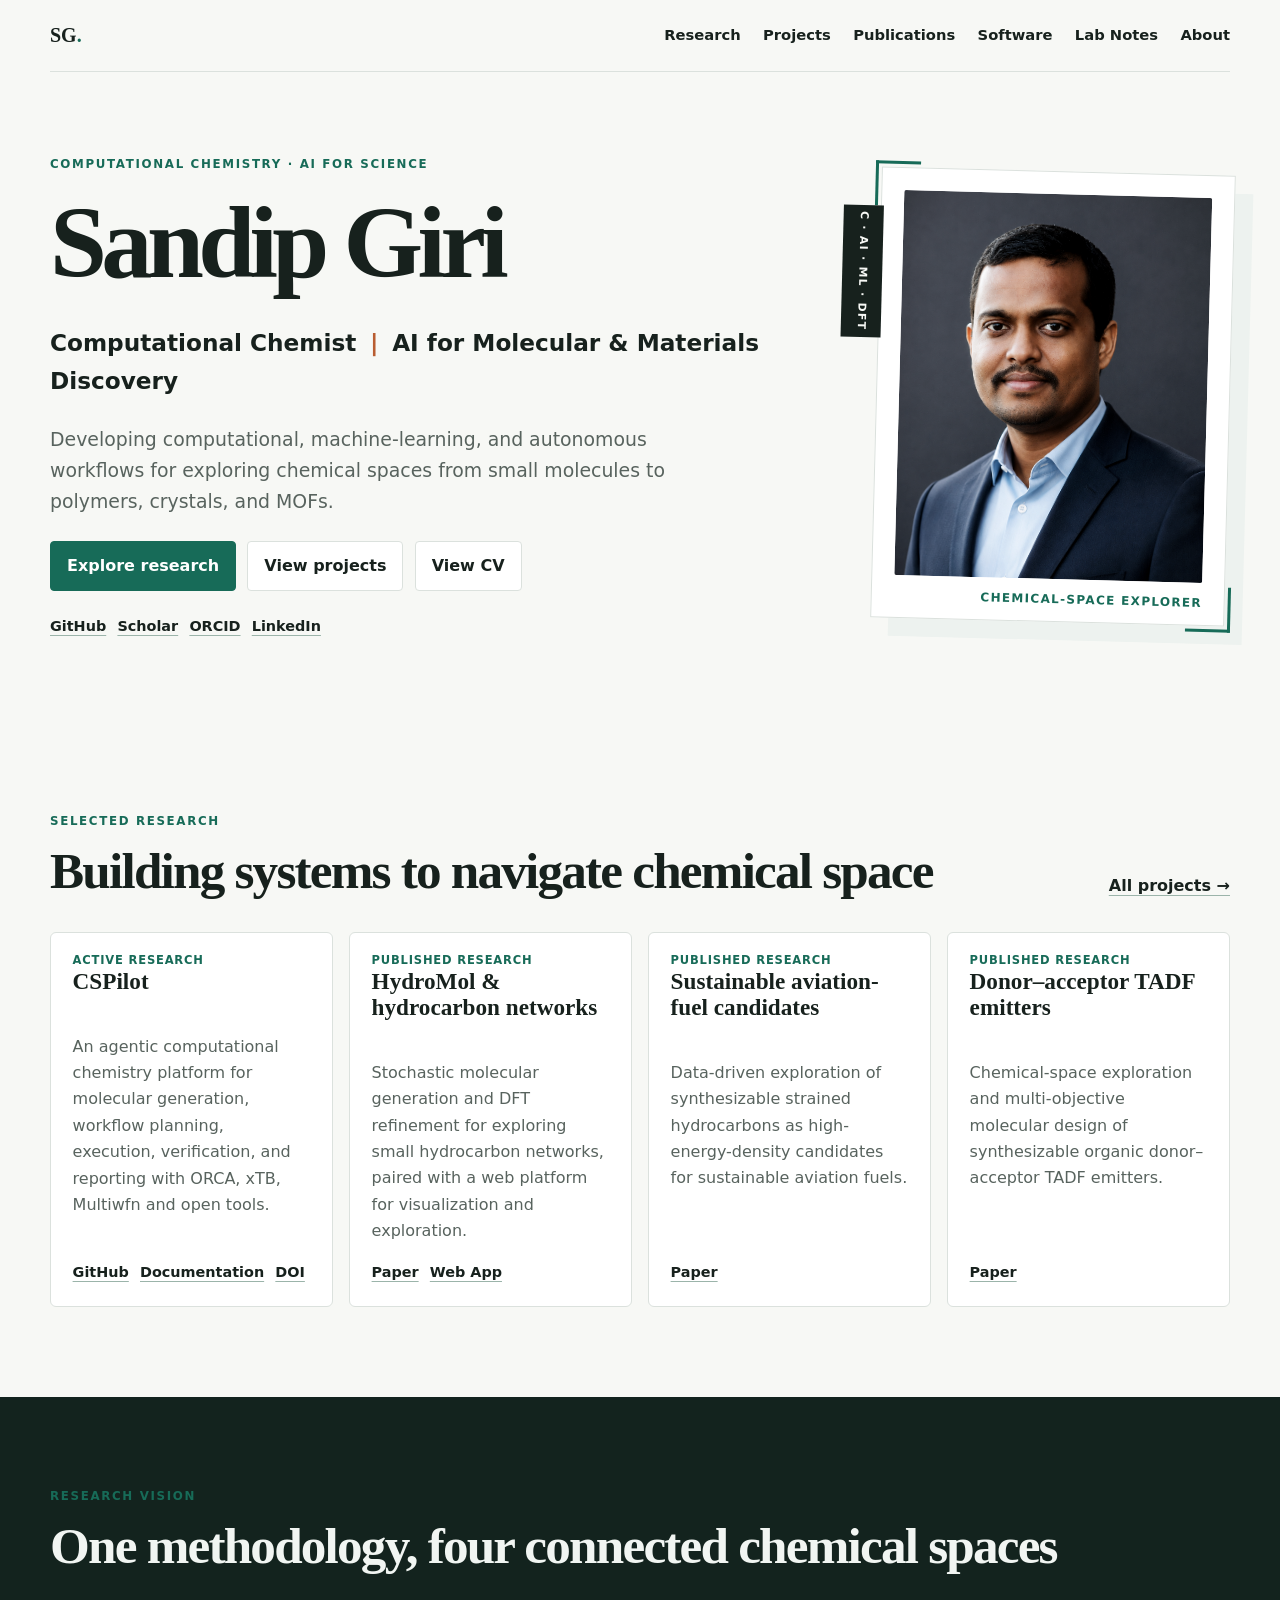
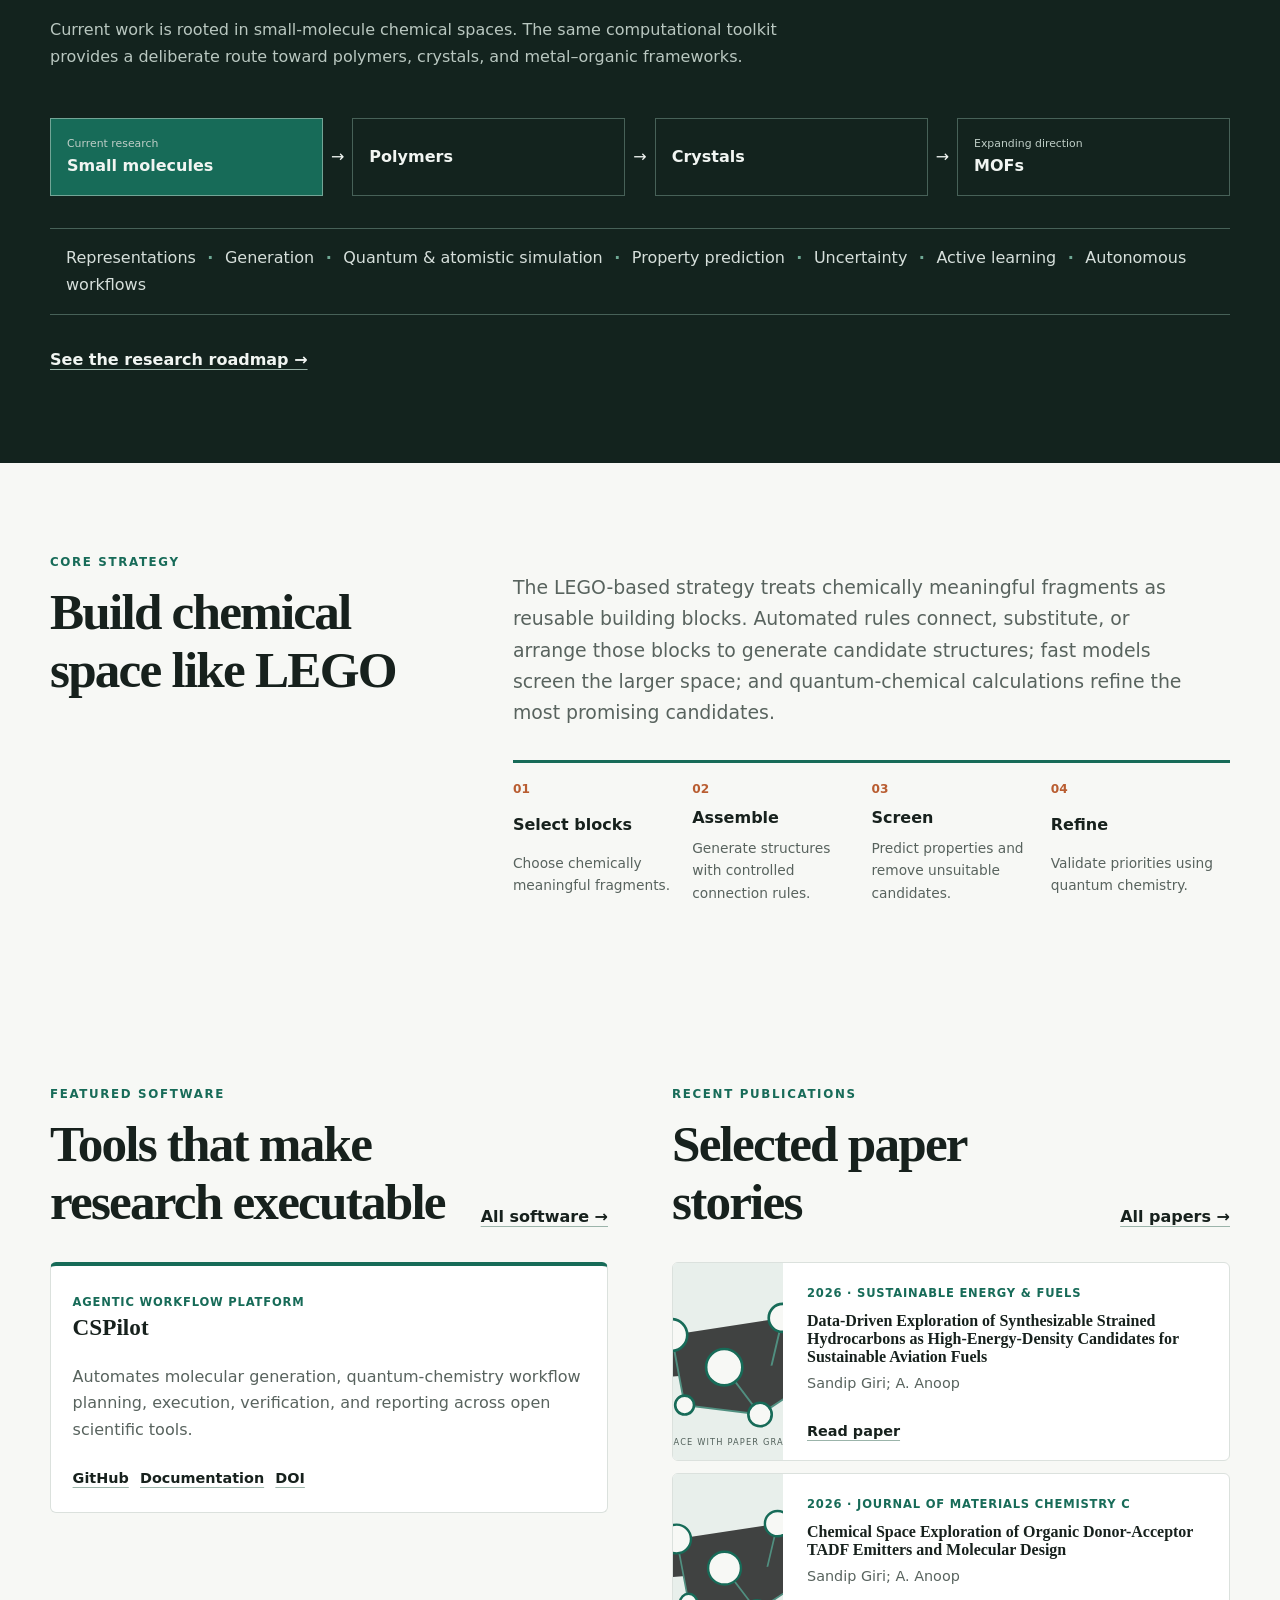
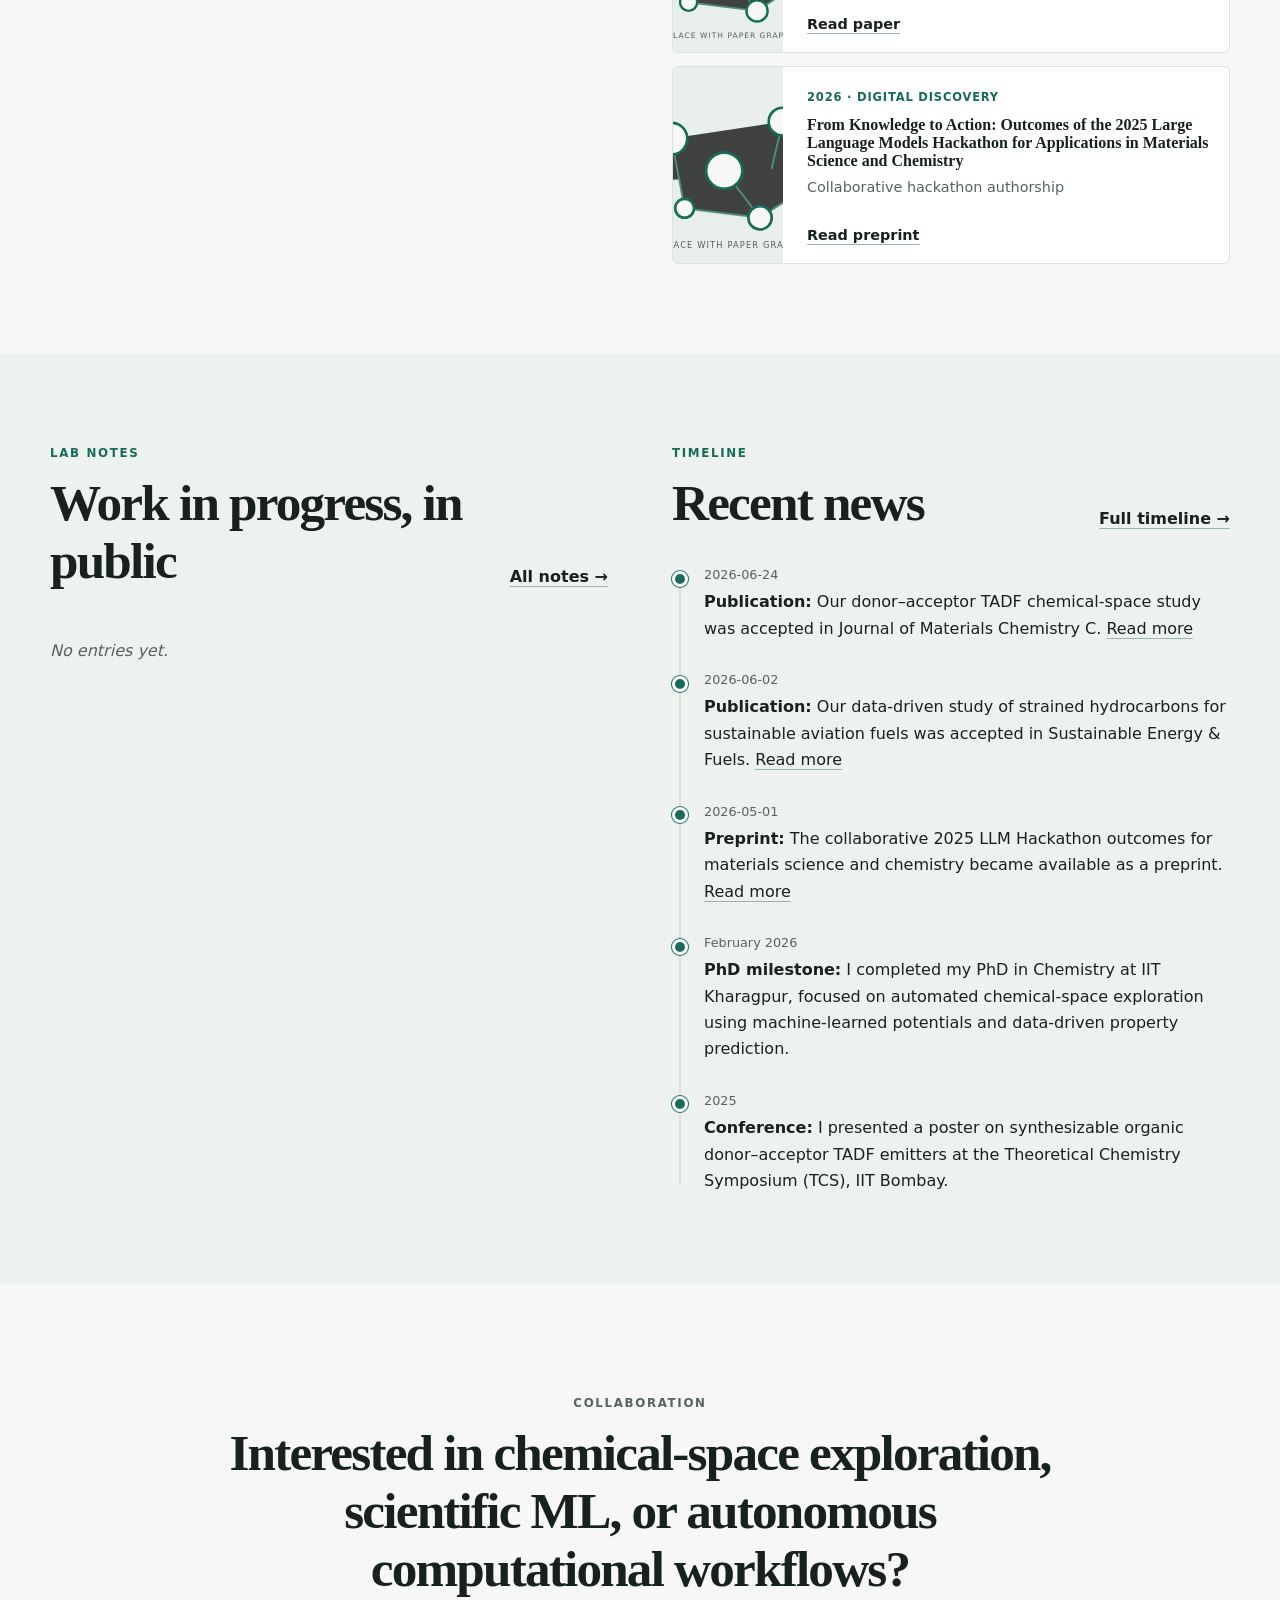
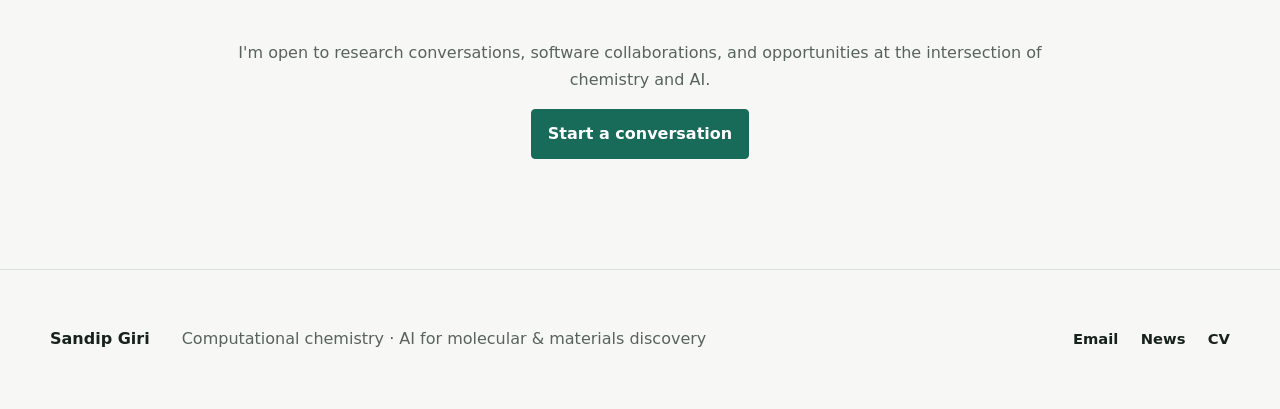
<file: index.html>
<!doctype html><html lang="en"><head><meta charset="utf-8"><meta name="viewport" content="width=device-width,initial-scale=1"><title>Sandip Giri | Computational Chemist & AI for Discovery</title><meta name="description" content="Computational and AI workflows for chemical-space exploration across small molecules, polymers, crystals, and MOFs."><link rel="canonical" href="https://sandipgiri576.github.io/"><meta property="og:title" content="Sandip Giri | Computational Chemist"><meta property="og:description" content="AI for molecular and materials discovery through chemical-space exploration."><meta property="og:type" content="website"><meta property="og:url" content="https://sandipgiri576.github.io/"><meta property="og:image" content="https://sandipgiri576.github.io/sandip-profile.png"><link rel="stylesheet" href="assets/css/site.css"><script defer src="assets/js/site.js"></script><script type="application/ld+json">{"@context":"https://schema.org","@type":"Person","name":"Sandip Giri","url":"https://sandipgiri576.github.io/","image":"https://sandipgiri576.github.io/sandip-profile.png","sameAs":["https://github.com/sandipgiri576","https://scholar.google.com/citations?user=C5wiJHAAAAAJ&hl=en","https://orcid.org/0000-0001-9015-5441","https://www.linkedin.com/in/sandip-giri-88314a197/"],"jobTitle":"Computational Chemist"}</script></head><body><a class="skip" href="#main">Skip to content</a><header class="site-header"><a class="brand" href="index.html">SG<span>.</span></a><button class="nav-toggle" aria-expanded="false" aria-controls="nav">Menu</button><nav id="nav" aria-label="Primary"><a href="research/">Research</a><a href="projects/">Projects</a><a href="publications/">Publications</a><a href="software/">Software</a><a href="notes/">Lab Notes</a><a href="about/">About</a></nav></header><main id="main">
<section class="hero wrap"><div><p class="eyebrow">Computational chemistry · AI for science</p><h1>Sandip Giri</h1><p class="hero-title">Computational Chemist <span>|</span> AI for Molecular &amp; Materials Discovery</p><p class="lede">Developing computational, machine-learning, and autonomous workflows for exploring chemical spaces from small molecules to polymers, crystals, and MOFs.</p><div class="actions"><a class="button primary" href="research/">Explore research</a><a class="button" href="projects/">View projects</a><a class="button" href="cv.html">View CV</a></div><div class="social"><a href="https://github.com/sandipgiri576">GitHub</a><a href="https://scholar.google.com/citations?user=C5wiJHAAAAAJ&amp;hl=en">Scholar</a><a href="https://orcid.org/0000-0001-9015-5441">ORCID</a><a href="https://www.linkedin.com/in/sandip-giri-88314a197/">LinkedIn</a></div></div><figure class="portrait-frame"><span class="portrait-orbit" aria-hidden="true">C · AI · ML · DFT</span><img src="sandip-profile.png" width="420" height="420" alt="Portrait of Sandip Giri"><figcaption>Chemical-space explorer</figcaption></figure></section>
<section class="section wrap"><div class="section-head"><div><p class="eyebrow">Selected research</p><h2>Building systems to navigate chemical space</h2></div><a href="projects/">All projects →</a></div><div class="cards" data-feed="projects" data-limit="4"><p>Projects include CSPilot, HydroMol, sustainable aviation-fuel candidates, and TADF molecular design.</p></div></section>
<section class="section vision"><div class="wrap"><p class="eyebrow">Research vision</p><h2>One methodology, four connected chemical spaces</h2><p class="muted narrow">Current work is rooted in small-molecule chemical spaces. The same computational toolkit provides a deliberate route toward polymers, crystals, and metal–organic frameworks.</p><div class="domain-track four"><div class="domain current"><small>Current research</small><strong>Small molecules</strong></div><span>→</span><div class="domain"><strong>Polymers</strong></div><span>→</span><div class="domain"><strong>Crystals</strong></div><span>→</span><div class="domain"><small>Expanding direction</small><strong>MOFs</strong></div></div><div class="toolkit">Representations <b>·</b> Generation <b>·</b> Quantum &amp; atomistic simulation <b>·</b> Property prediction <b>·</b> Uncertainty <b>·</b> Active learning <b>·</b> Autonomous workflows</div><a class="text-link" href="research/">See the research roadmap →</a></div></section>
<section class="section wrap lego-section"><div><p class="eyebrow">Core strategy</p><h2>Build chemical space like LEGO</h2></div><div><p class="lede">The LEGO-based strategy treats chemically meaningful fragments as reusable building blocks. Automated rules connect, substitute, or arrange those blocks to generate candidate structures; fast models screen the larger space; and quantum-chemical calculations refine the most promising candidates.</p><ol class="lego-flow"><li><strong>Select blocks</strong><span>Choose chemically meaningful fragments.</span></li><li><strong>Assemble</strong><span>Generate structures with controlled connection rules.</span></li><li><strong>Screen</strong><span>Predict properties and remove unsuitable candidates.</span></li><li><strong>Refine</strong><span>Validate priorities using quantum chemistry.</span></li></ol></div></section>
<section class="section wrap split"><div><div class="section-head"><div><p class="eyebrow">Featured software</p><h2>Tools that make research executable</h2></div><a href="software/">All software →</a></div><article class="feature"><span class="tag">Agentic workflow platform</span><h3>CSPilot</h3><p>Automates molecular generation, quantum-chemistry workflow planning, execution, verification, and reporting across open scientific tools.</p><div class="links"><a href="https://github.com/sandipgiri576/cspilot">GitHub</a><a href="https://sandipgiri576.github.io/cspilot">Documentation</a><a href="https://doi.org/10.5281/zenodo.20568039">DOI</a></div></article></div><div><div class="section-head"><div><p class="eyebrow">Recent publications</p><h2>Selected paper stories</h2></div><a href="publications/">All papers →</a></div><div class="stack compact-publications" data-feed="publications" data-limit="3"><p>Loading publication stories…</p></div></div></section>
<section class="section soft"><div class="wrap split"><div><div class="section-head"><div><p class="eyebrow">Lab Notes</p><h2>Work in progress, in public</h2></div><a href="notes/">All notes →</a></div><div class="stack" data-feed="notes" data-limit="3"><p class="empty">The Lab Notes system is ready for the first entry.</p></div></div><div><div class="section-head"><div><p class="eyebrow">Timeline</p><h2>Recent news</h2></div><a href="news/">Full timeline →</a></div><div class="timeline" data-feed="news" data-limit="5"><p>Loading research milestones…</p></div></div></div></section>
<section class="contact wrap"><p class="eyebrow">Collaboration</p><h2>Interested in chemical-space exploration, scientific ML, or autonomous computational workflows?</h2><p>I'm open to research conversations, software collaborations, and opportunities at the intersection of chemistry and AI.</p><a class="button primary" href="mailto:sg.chem4@kgpian.iitkgp.ac.in">Start a conversation</a></section></main><footer><div class="wrap"><strong>Sandip Giri</strong><p>Computational chemistry · AI for molecular &amp; materials discovery</p><nav><a href="mailto:sg.chem4@kgpian.iitkgp.ac.in">Email</a><a href="news/">News</a><a href="cv.html">CV</a></nav></div></footer></body></html>
</file>
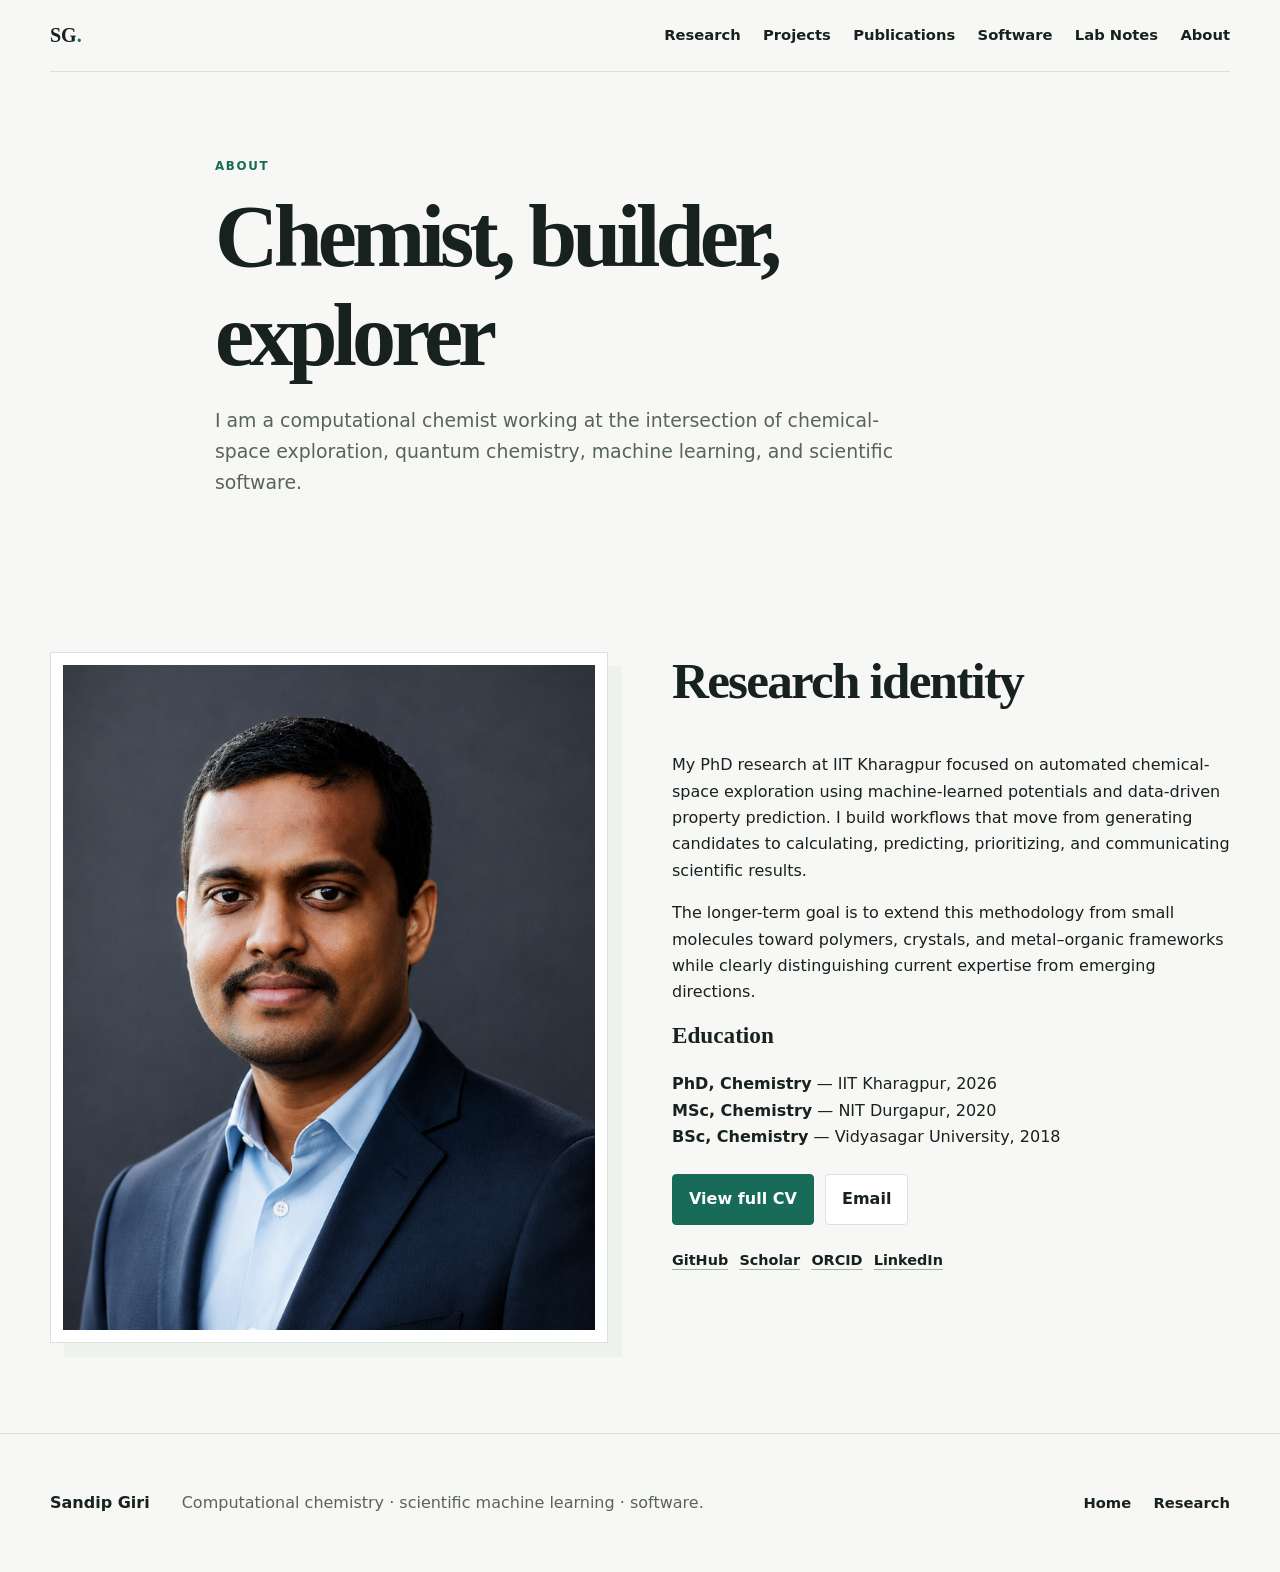
<file: about/index.html>
<!doctype html><html lang="en"><head><meta charset="utf-8"><meta name="viewport" content="width=device-width,initial-scale=1"><title>About | Sandip Giri</title><meta name="description" content="About Sandip Giri, computational chemist and scientific software developer."><link rel="stylesheet" href="../assets/css/site.css"><script defer src="../assets/js/site.js"></script></head><body data-base="../"><header class="site-header"><a class="brand" href="../">SG<span>.</span></a><button class="nav-toggle" aria-expanded="false" aria-controls="nav">Menu</button><nav id="nav"><a href="../research/">Research</a><a href="../projects/">Projects</a><a href="../publications/">Publications</a><a href="../software/">Software</a><a href="../notes/">Lab Notes</a><a href="../about/">About</a></nav></header><main><header class="page-hero wrap"><p class="eyebrow">About</p><h1>Chemist, builder, explorer</h1><p class="lede">I am a computational chemist working at the intersection of chemical-space exploration, quantum chemistry, machine learning, and scientific software.</p></header><section class="section wrap split"><figure class="about-photo"><img src="../sandip-profile.png" width="520" height="520" alt="Portrait of Sandip Giri"></figure><div><h2>Research identity</h2><p>My PhD research at IIT Kharagpur focused on automated chemical-space exploration using machine-learned potentials and data-driven property prediction. I build workflows that move from generating candidates to calculating, predicting, prioritizing, and communicating scientific results.</p><p>The longer-term goal is to extend this methodology from small molecules toward polymers, crystals, and metal–organic frameworks while clearly distinguishing current expertise from emerging directions.</p><h3>Education</h3><p><strong>PhD, Chemistry</strong> — IIT Kharagpur, 2026<br><strong>MSc, Chemistry</strong> — NIT Durgapur, 2020<br><strong>BSc, Chemistry</strong> — Vidyasagar University, 2018</p><div class="actions"><a class="button primary" href="../cv.html">View full CV</a><a class="button" href="mailto:sg.chem4@kgpian.iitkgp.ac.in">Email</a></div><div class="social"><a href="https://github.com/sandipgiri576">GitHub</a><a href="https://scholar.google.com/citations?user=C5wiJHAAAAAJ&amp;hl=en">Scholar</a><a href="https://orcid.org/0000-0001-9015-5441">ORCID</a><a href="https://www.linkedin.com/in/sandip-giri-88314a197/">LinkedIn</a></div></div></section></main><footer><div class="wrap"><strong>Sandip Giri</strong><p>Computational chemistry · scientific machine learning · software.</p><nav><a href="../">Home</a><a href="../research/">Research</a></nav></div></footer></body></html>
</file>
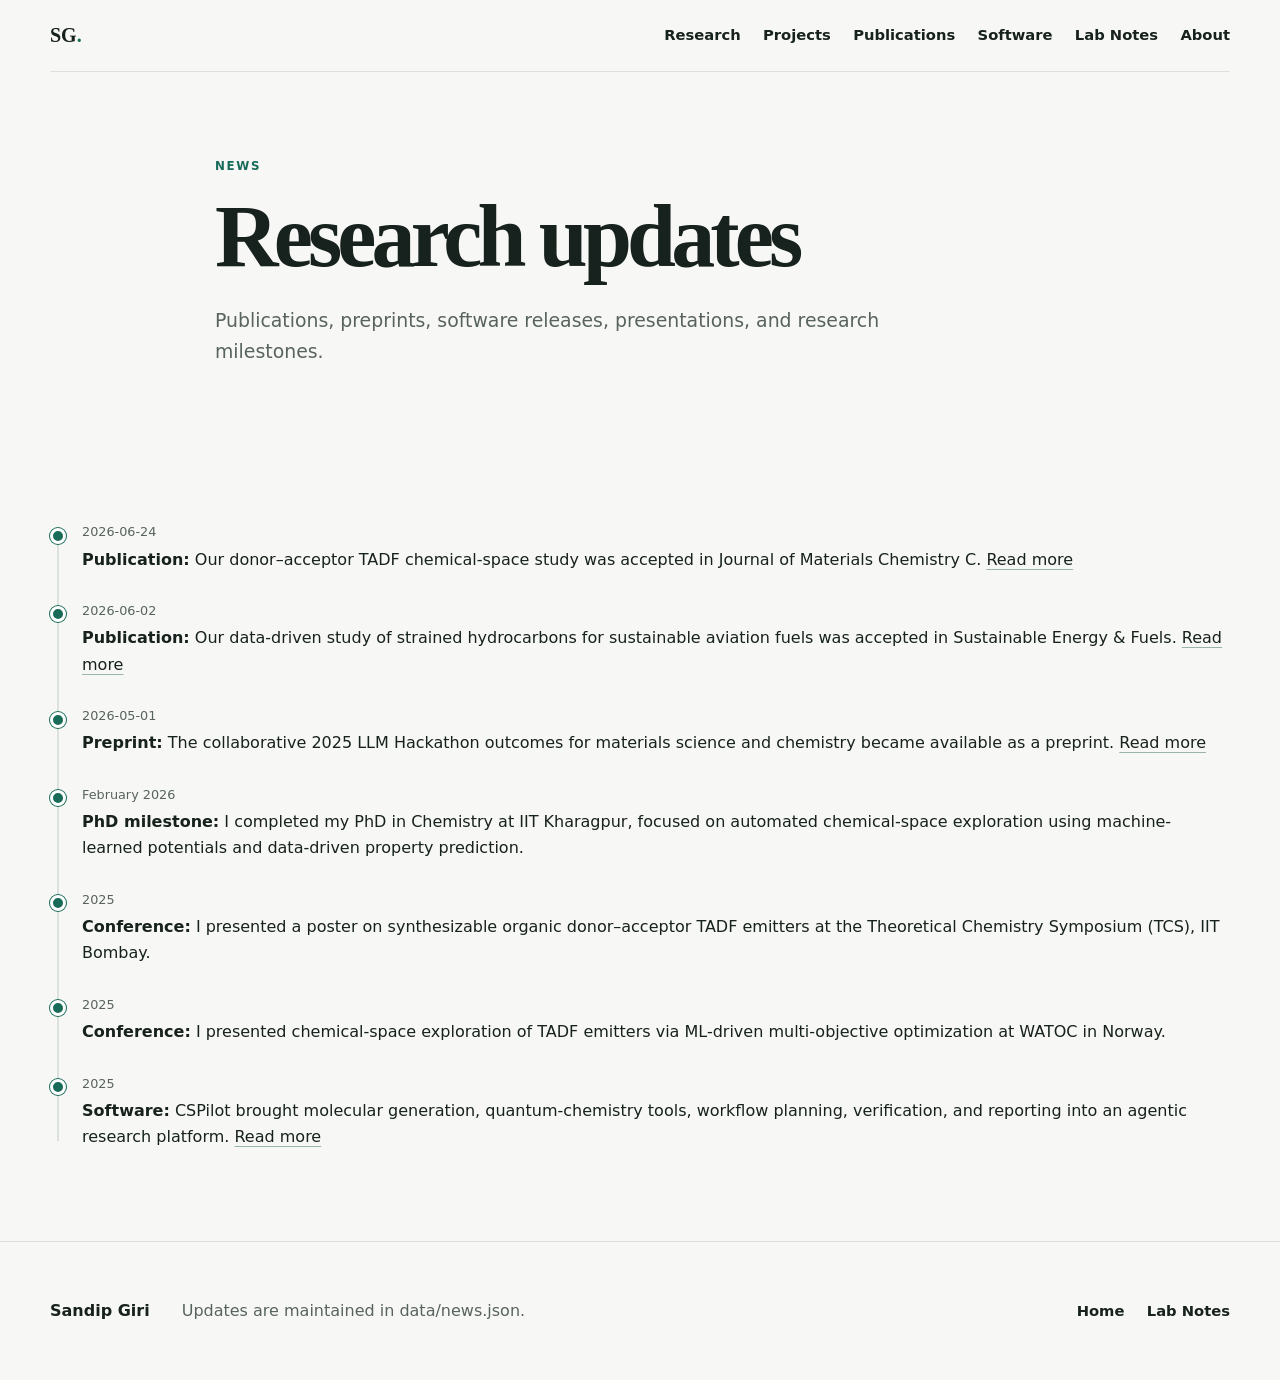
<file: news/index.html>
<!doctype html><html lang="en"><head><meta charset="utf-8"><meta name="viewport" content="width=device-width,initial-scale=1"><title>News | Sandip Giri</title><meta name="description" content="Research publications, software releases, and updates from Sandip Giri."><link rel="stylesheet" href="../assets/css/site.css"><script defer src="../assets/js/site.js"></script></head><body data-base="../"><header class="site-header"><a class="brand" href="../">SG<span>.</span></a><button class="nav-toggle" aria-expanded="false" aria-controls="nav">Menu</button><nav id="nav"><a href="../research/">Research</a><a href="../projects/">Projects</a><a href="../publications/">Publications</a><a href="../software/">Software</a><a href="../notes/">Lab Notes</a><a href="../about/">About</a></nav></header><main><header class="page-hero wrap"><p class="eyebrow">News</p><h1>Research updates</h1><p class="lede">Publications, preprints, software releases, presentations, and research milestones.</p></header><section class="section wrap"><div class="timeline" data-feed="news"><p>Loading updates…</p></div></section></main><footer><div class="wrap"><strong>Sandip Giri</strong><p>Updates are maintained in data/news.json.</p><nav><a href="../">Home</a><a href="../notes/">Lab Notes</a></nav></div></footer></body></html>
</file>
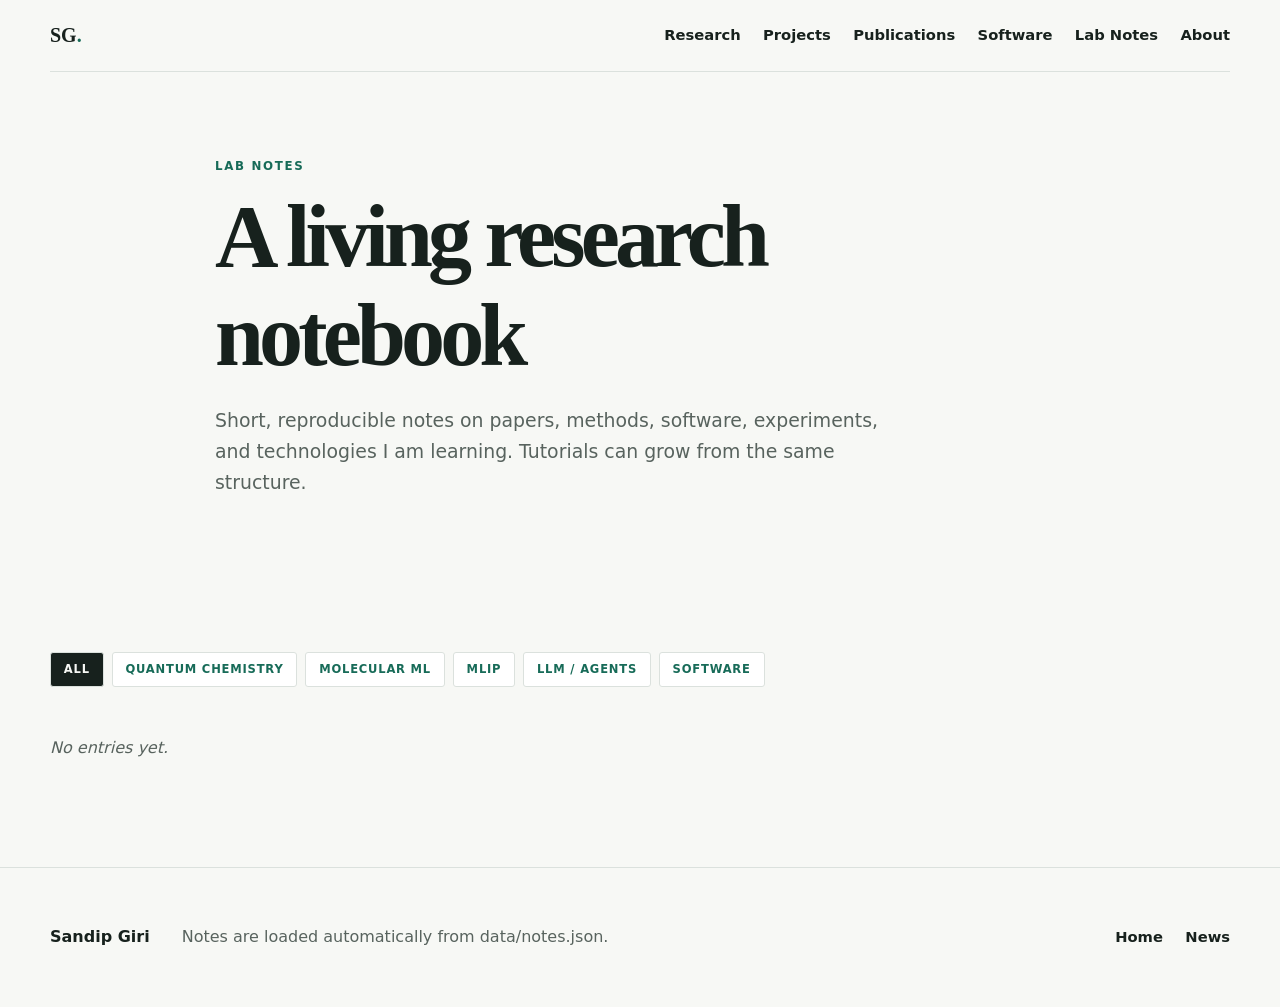
<file: notes/index.html>
<!doctype html><html lang="en"><head><meta charset="utf-8"><meta name="viewport" content="width=device-width,initial-scale=1"><title>Lab Notes | Sandip Giri</title><meta name="description" content="Technical notes on computational chemistry, molecular ML, scientific software, and autonomous research workflows."><link rel="stylesheet" href="../assets/css/site.css"><script defer src="../assets/js/site.js"></script></head><body data-base="../"><header class="site-header"><a class="brand" href="../">SG<span>.</span></a><button class="nav-toggle" aria-expanded="false" aria-controls="nav">Menu</button><nav id="nav"><a href="../research/">Research</a><a href="../projects/">Projects</a><a href="../publications/">Publications</a><a href="../software/">Software</a><a href="../notes/">Lab Notes</a><a href="../about/">About</a></nav></header><main><header class="page-hero wrap"><p class="eyebrow">Lab Notes</p><h1>A living research notebook</h1><p class="lede">Short, reproducible notes on papers, methods, software, experiments, and technologies I am learning. Tutorials can grow from the same structure.</p></header><section class="section wrap"><div class="filters"><button class="filter active" data-filter-for="notes" data-filter="all">All</button><button class="filter" data-filter-for="notes" data-filter="quantum chemistry">Quantum Chemistry</button><button class="filter" data-filter-for="notes" data-filter="molecular ml">Molecular ML</button><button class="filter" data-filter-for="notes" data-filter="mlip">MLIP</button><button class="filter" data-filter-for="notes" data-filter="agents">LLM / Agents</button><button class="filter" data-filter-for="notes" data-filter="software">Software</button></div><div class="listing" data-feed="notes"><p class="empty">The architecture is ready; the first Lab Note will appear here.</p></div></section></main><footer><div class="wrap"><strong>Sandip Giri</strong><p>Notes are loaded automatically from data/notes.json.</p><nav><a href="../">Home</a><a href="../news/">News</a></nav></div></footer></body></html>
</file>
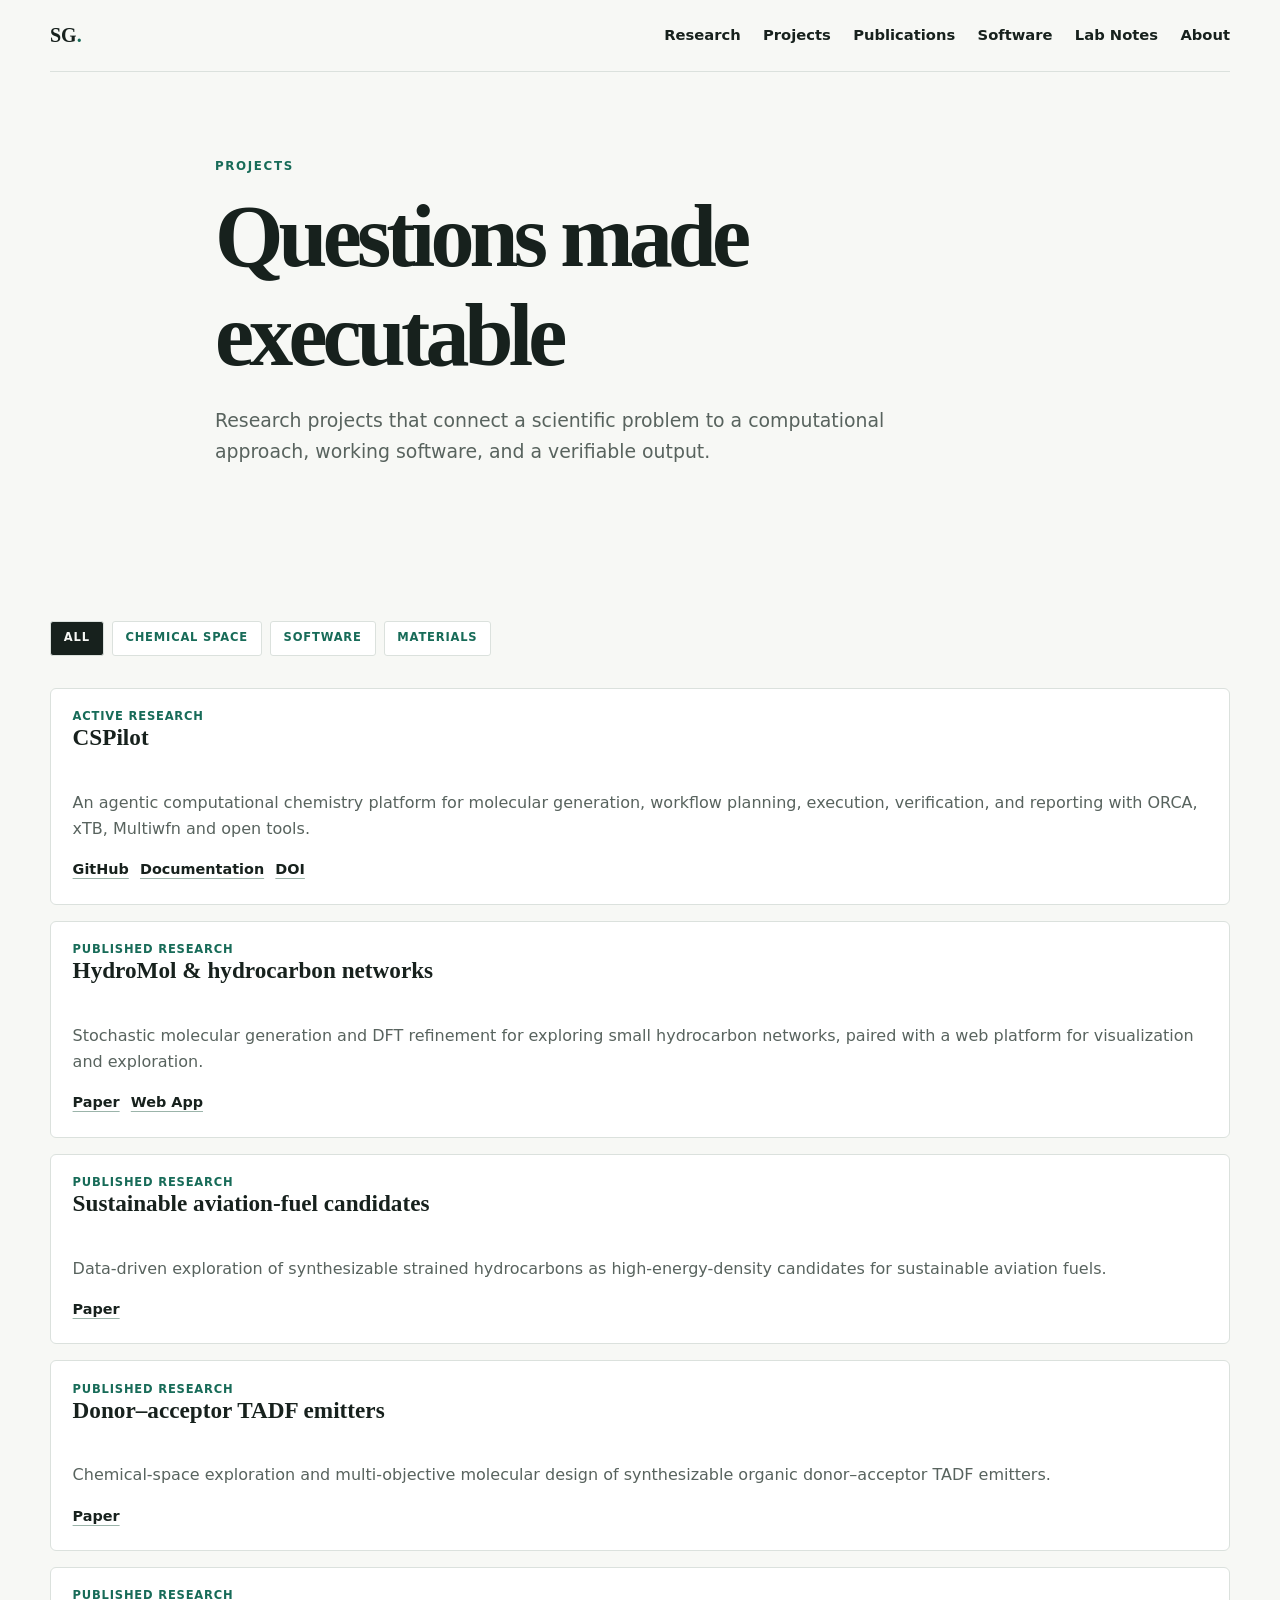
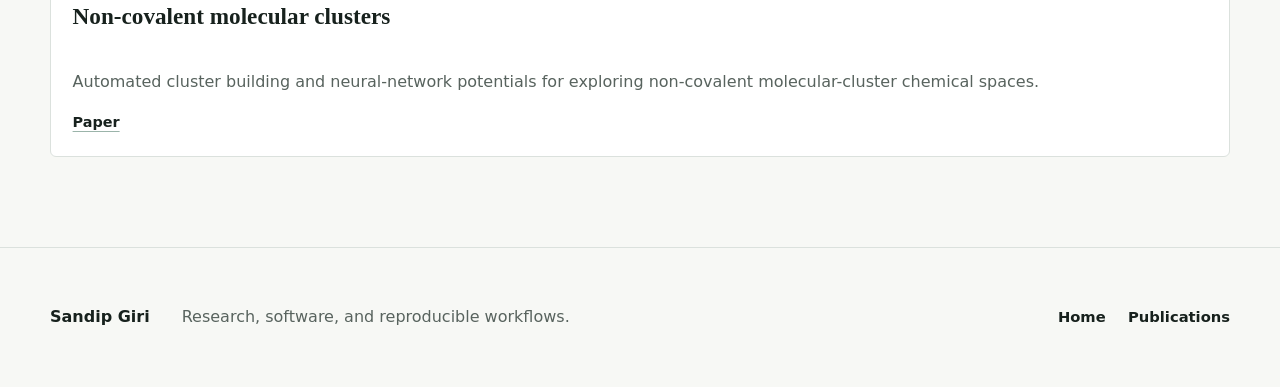
<file: projects/index.html>
<!doctype html><html lang="en"><head><meta charset="utf-8"><meta name="viewport" content="width=device-width,initial-scale=1"><title>Projects | Sandip Giri</title><meta name="description" content="Research projects in chemical-space exploration, molecular design, and autonomous computational chemistry."><link rel="stylesheet" href="../assets/css/site.css"><script defer src="../assets/js/site.js"></script></head><body data-base="../"><header class="site-header"><a class="brand" href="../">SG<span>.</span></a><button class="nav-toggle" aria-expanded="false" aria-controls="nav">Menu</button><nav id="nav"><a href="../research/">Research</a><a href="../projects/">Projects</a><a href="../publications/">Publications</a><a href="../software/">Software</a><a href="../notes/">Lab Notes</a><a href="../about/">About</a></nav></header><main><header class="page-hero wrap"><p class="eyebrow">Projects</p><h1>Questions made executable</h1><p class="lede">Research projects that connect a scientific problem to a computational approach, working software, and a verifiable output.</p></header><section class="section wrap"><div class="filters"><button class="filter active" data-filter-for="projects" data-filter="all">All</button><button class="filter" data-filter-for="projects" data-filter="chemical space">Chemical space</button><button class="filter" data-filter-for="projects" data-filter="software">Software</button><button class="filter" data-filter-for="projects" data-filter="materials">Materials</button></div><div class="listing" data-feed="projects"><p>Loading projects…</p></div></section></main><footer><div class="wrap"><strong>Sandip Giri</strong><p>Research, software, and reproducible workflows.</p><nav><a href="../">Home</a><a href="../publications/">Publications</a></nav></div></footer></body></html>
</file>
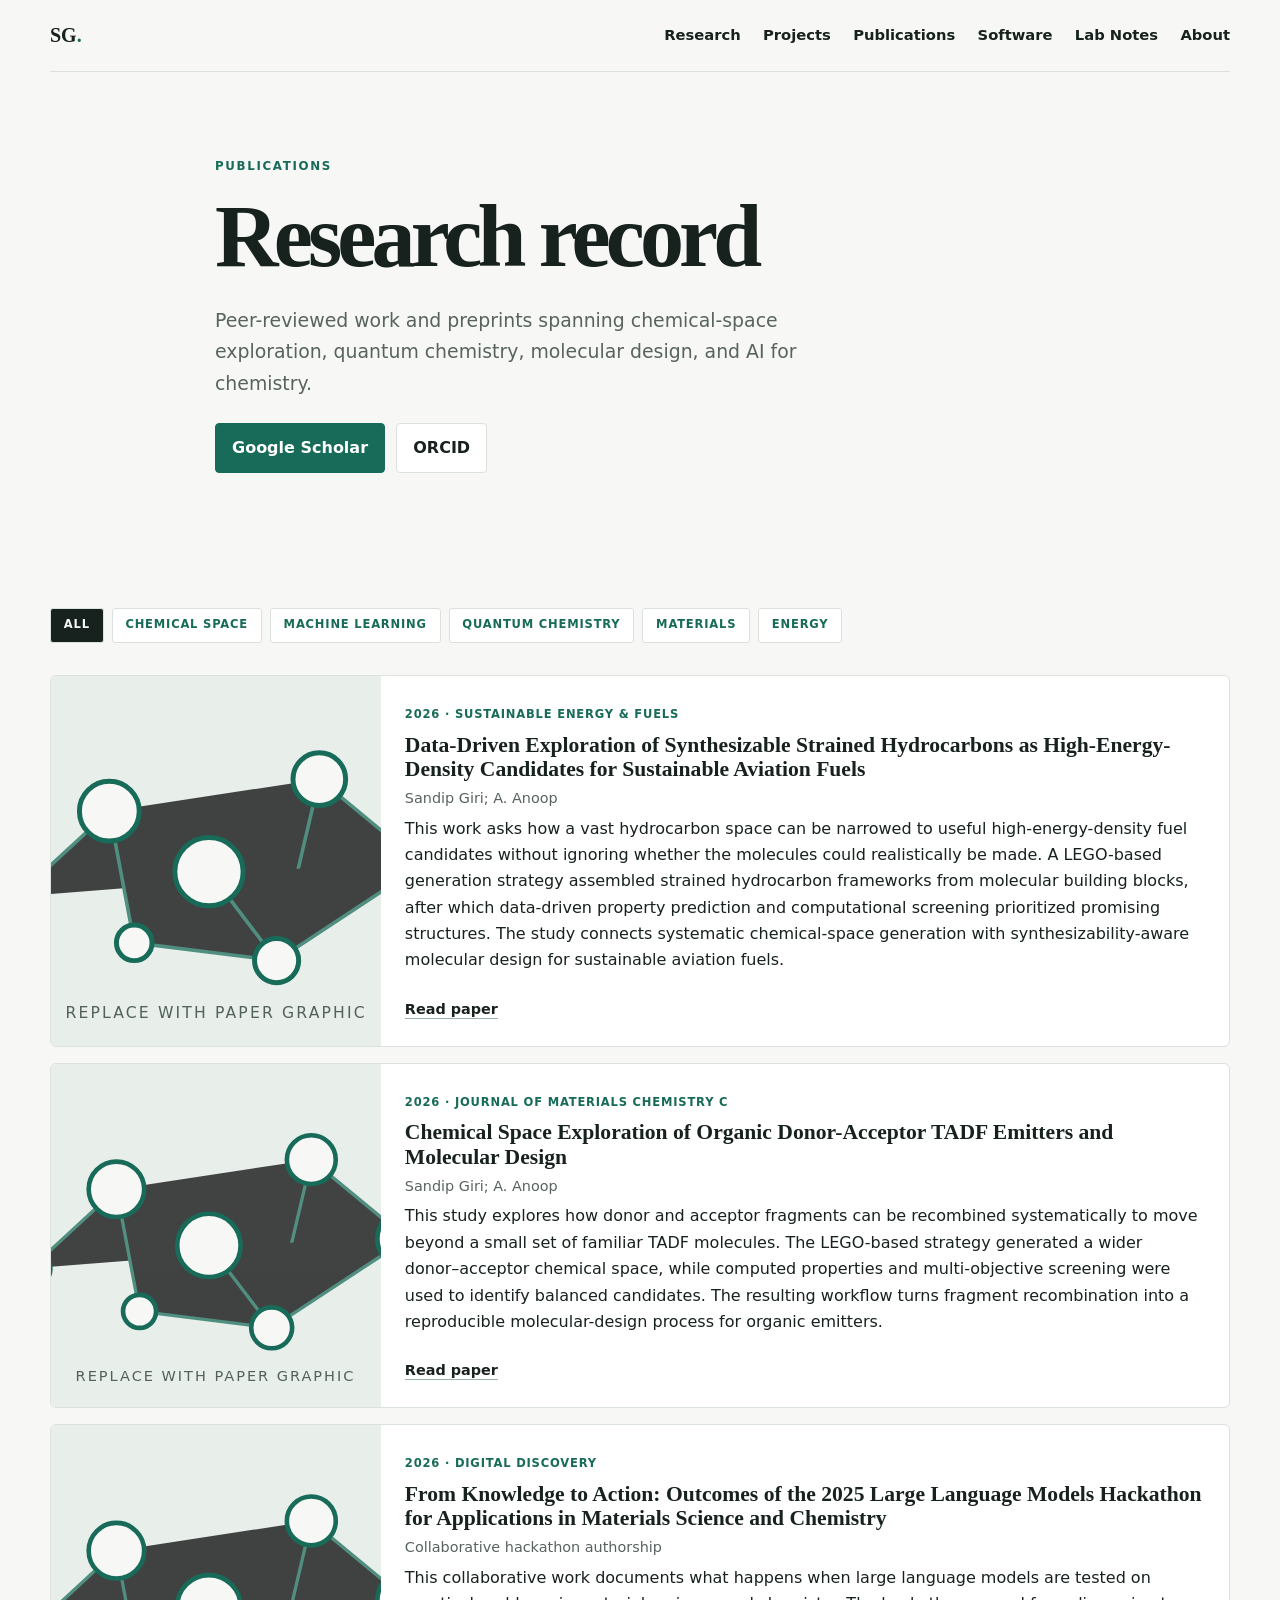
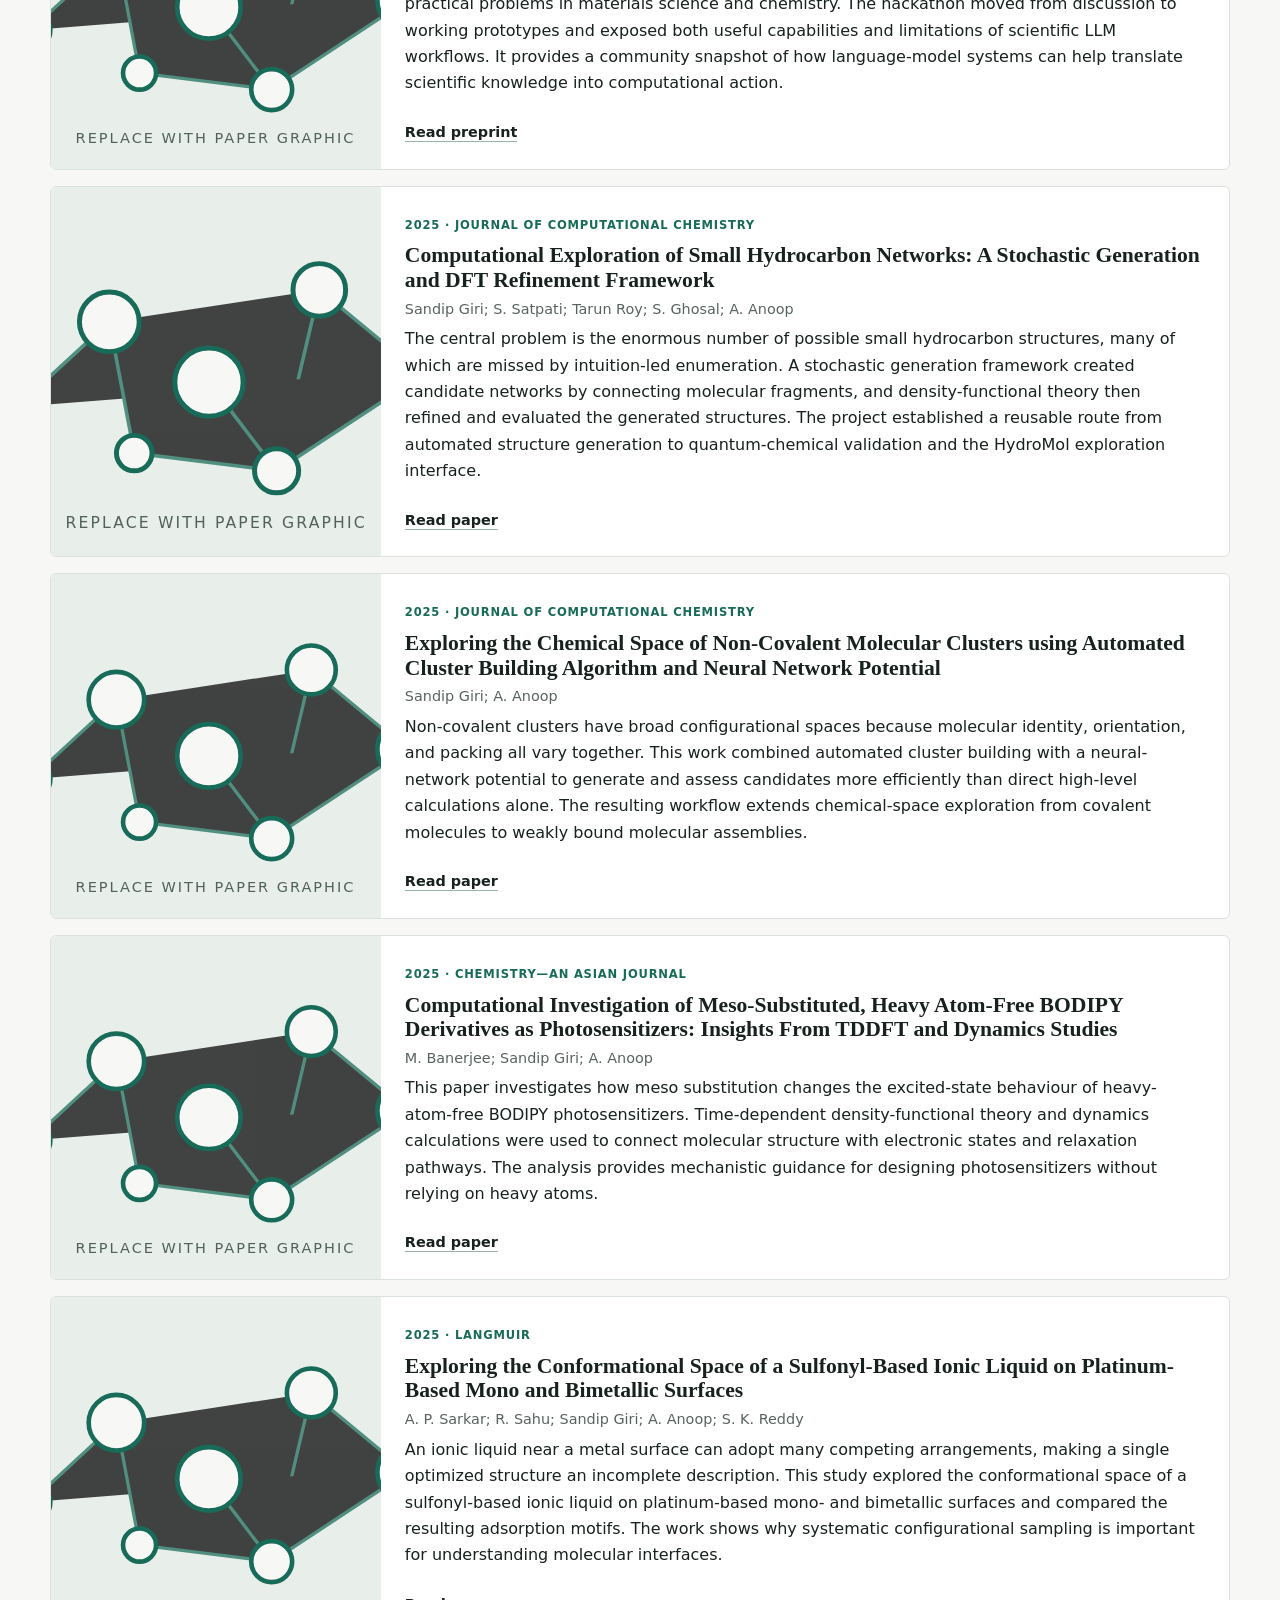
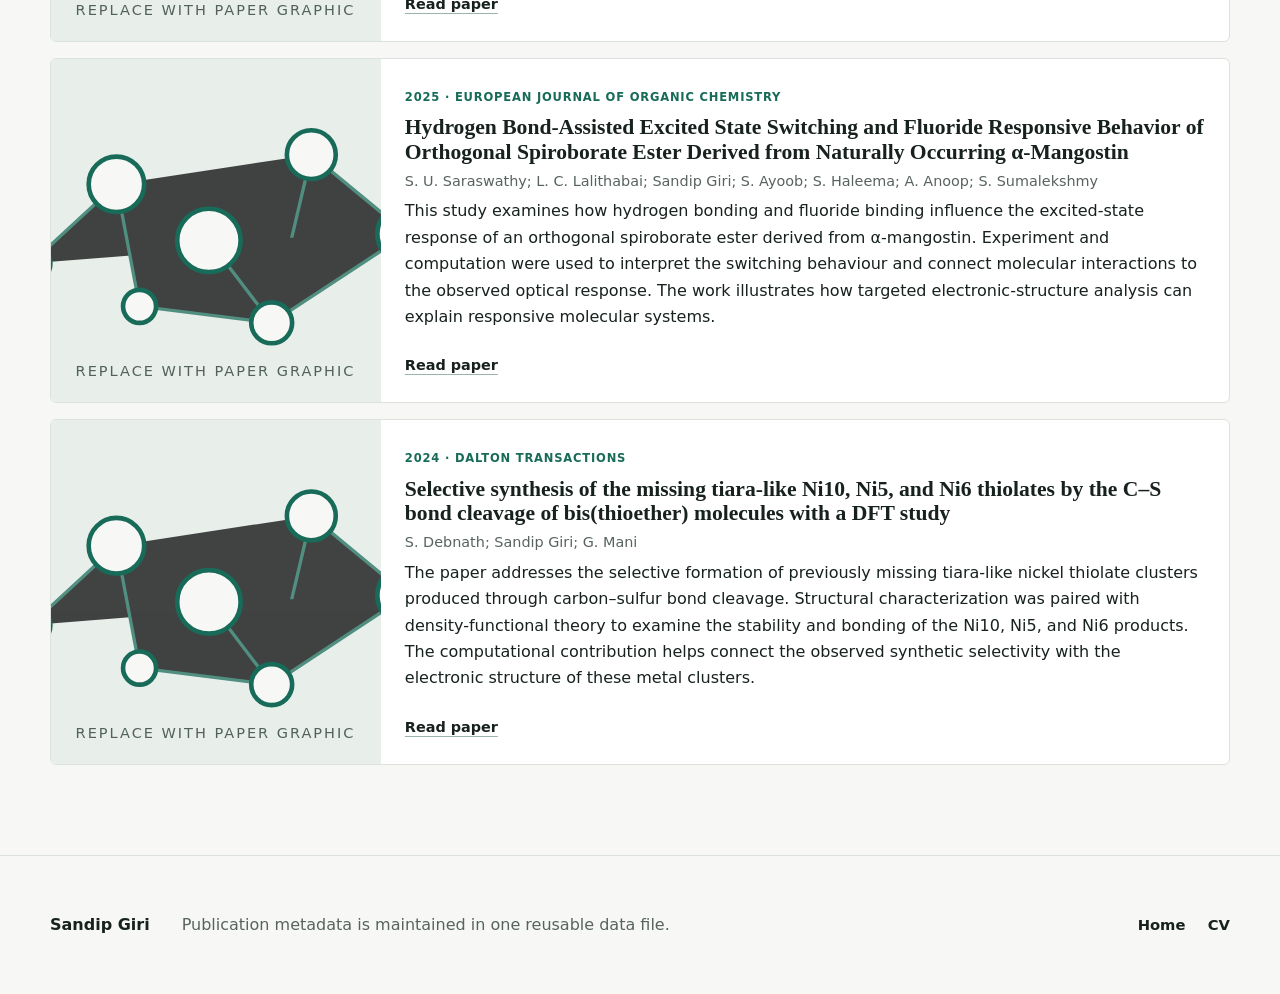
<file: publications/index.html>
<!doctype html><html lang="en"><head><meta charset="utf-8"><meta name="viewport" content="width=device-width,initial-scale=1"><title>Publications | Sandip Giri</title><meta name="description" content="Publications by Sandip Giri in computational chemistry, chemical-space exploration, molecular machine learning, and materials."><link rel="canonical" href="https://sandipgiri576.github.io/publications/"><link rel="stylesheet" href="../assets/css/site.css"><script defer src="../assets/js/site.js"></script></head><body data-base="../"><header class="site-header"><a class="brand" href="../">SG<span>.</span></a><button class="nav-toggle" aria-expanded="false" aria-controls="nav">Menu</button><nav id="nav"><a href="../research/">Research</a><a href="../projects/">Projects</a><a href="../publications/">Publications</a><a href="../software/">Software</a><a href="../notes/">Lab Notes</a><a href="../about/">About</a></nav></header><main><header class="page-hero wrap"><p class="eyebrow">Publications</p><h1>Research record</h1><p class="lede">Peer-reviewed work and preprints spanning chemical-space exploration, quantum chemistry, molecular design, and AI for chemistry.</p><div class="actions"><a class="button primary" href="https://scholar.google.com/citations?user=C5wiJHAAAAAJ&amp;hl=en">Google Scholar</a><a class="button" href="https://orcid.org/0000-0001-9015-5441">ORCID</a></div></header><section class="section wrap"><div class="filters"><button class="filter active" data-filter-for="publications" data-filter="all">All</button><button class="filter" data-filter-for="publications" data-filter="chemical space">Chemical Space</button><button class="filter" data-filter-for="publications" data-filter="machine learning">Machine Learning</button><button class="filter" data-filter-for="publications" data-filter="quantum chemistry">Quantum Chemistry</button><button class="filter" data-filter-for="publications" data-filter="materials">Materials</button><button class="filter" data-filter-for="publications" data-filter="energy">Energy</button></div><div class="listing" data-feed="publications"><p>Loading publications…</p></div></section></main><footer><div class="wrap"><strong>Sandip Giri</strong><p>Publication metadata is maintained in one reusable data file.</p><nav><a href="../">Home</a><a href="../cv.html">CV</a></nav></div></footer></body></html>
</file>
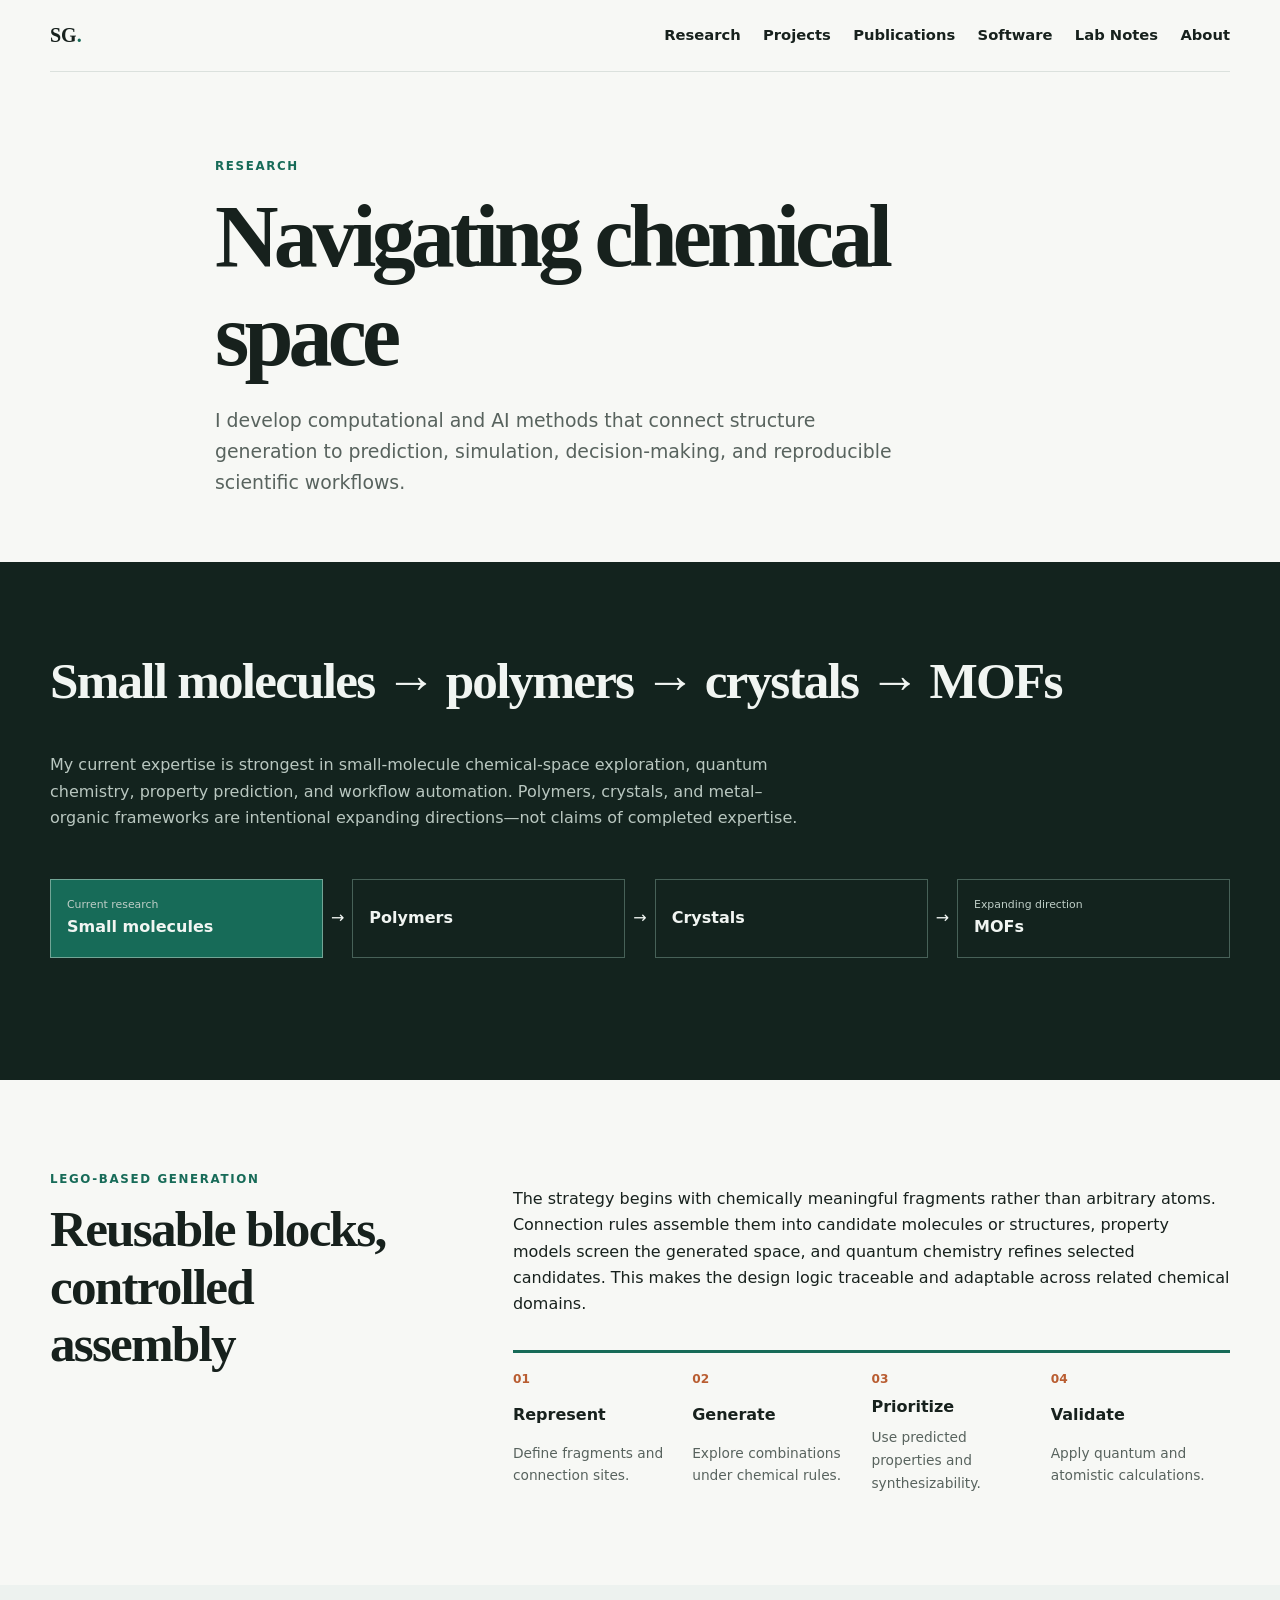
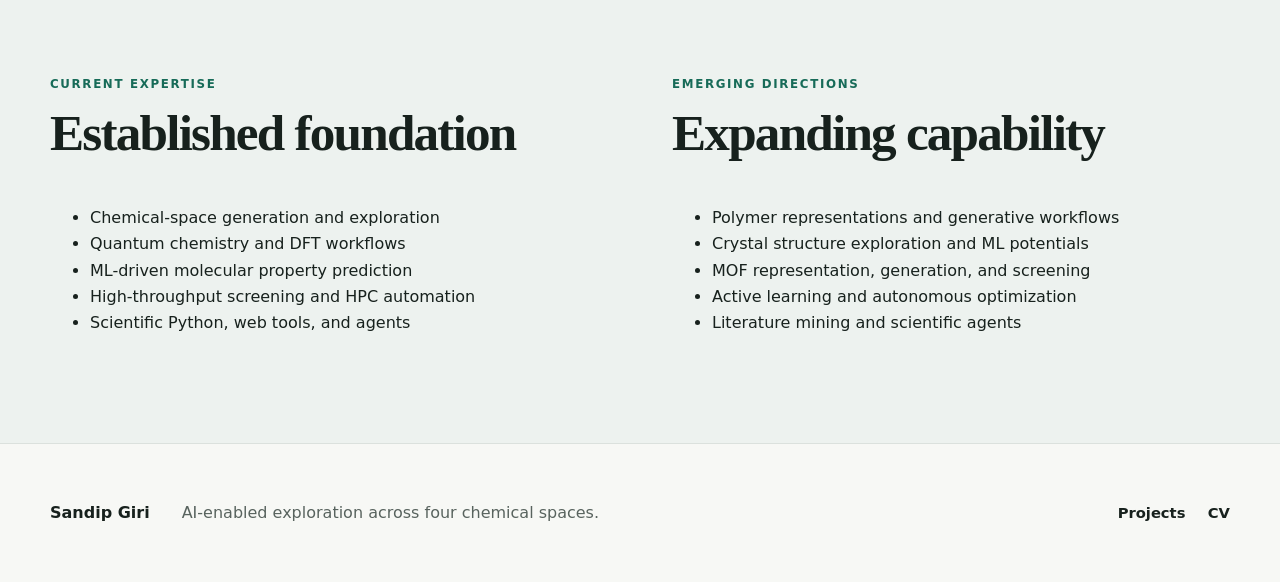
<file: research/index.html>
<!doctype html><html lang="en"><head><meta charset="utf-8"><meta name="viewport" content="width=device-width,initial-scale=1"><title>Research | Sandip Giri</title><meta name="description" content="Research vision for chemical-space exploration across small molecules, polymers, crystals, and MOFs."><link rel="stylesheet" href="../assets/css/site.css"><script defer src="../assets/js/site.js"></script></head><body data-base="../"><header class="site-header"><a class="brand" href="../">SG<span>.</span></a><button class="nav-toggle" aria-expanded="false" aria-controls="nav">Menu</button><nav id="nav"><a href="../research/">Research</a><a href="../projects/">Projects</a><a href="../publications/">Publications</a><a href="../software/">Software</a><a href="../notes/">Lab Notes</a><a href="../about/">About</a></nav></header><main><header class="page-hero wrap"><p class="eyebrow">Research</p><h1>Navigating chemical space</h1><p class="lede">I develop computational and AI methods that connect structure generation to prediction, simulation, decision-making, and reproducible scientific workflows.</p></header><section class="section vision"><div class="wrap"><h2>Small molecules → polymers → crystals → MOFs</h2><p class="muted narrow">My current expertise is strongest in small-molecule chemical-space exploration, quantum chemistry, property prediction, and workflow automation. Polymers, crystals, and metal–organic frameworks are intentional expanding directions—not claims of completed expertise.</p><div class="domain-track four"><div class="domain current"><small>Current research</small><strong>Small molecules</strong></div><span>→</span><div class="domain"><strong>Polymers</strong></div><span>→</span><div class="domain"><strong>Crystals</strong></div><span>→</span><div class="domain"><small>Expanding direction</small><strong>MOFs</strong></div></div></div></section><section class="section wrap lego-section"><div><p class="eyebrow">LEGO-based generation</p><h2>Reusable blocks, controlled assembly</h2></div><div><p>The strategy begins with chemically meaningful fragments rather than arbitrary atoms. Connection rules assemble them into candidate molecules or structures, property models screen the generated space, and quantum chemistry refines selected candidates. This makes the design logic traceable and adaptable across related chemical domains.</p><ol class="lego-flow"><li><strong>Represent</strong><span>Define fragments and connection sites.</span></li><li><strong>Generate</strong><span>Explore combinations under chemical rules.</span></li><li><strong>Prioritize</strong><span>Use predicted properties and synthesizability.</span></li><li><strong>Validate</strong><span>Apply quantum and atomistic calculations.</span></li></ol></div></section><section class="section soft"><div class="wrap split"><div><p class="eyebrow">Current expertise</p><h2>Established foundation</h2><ul><li>Chemical-space generation and exploration</li><li>Quantum chemistry and DFT workflows</li><li>ML-driven molecular property prediction</li><li>High-throughput screening and HPC automation</li><li>Scientific Python, web tools, and agents</li></ul></div><div><p class="eyebrow">Emerging directions</p><h2>Expanding capability</h2><ul><li>Polymer representations and generative workflows</li><li>Crystal structure exploration and ML potentials</li><li>MOF representation, generation, and screening</li><li>Active learning and autonomous optimization</li><li>Literature mining and scientific agents</li></ul></div></div></section></main><footer><div class="wrap"><strong>Sandip Giri</strong><p>AI-enabled exploration across four chemical spaces.</p><nav><a href="../projects/">Projects</a><a href="../cv.html">CV</a></nav></div></footer></body></html>
</file>
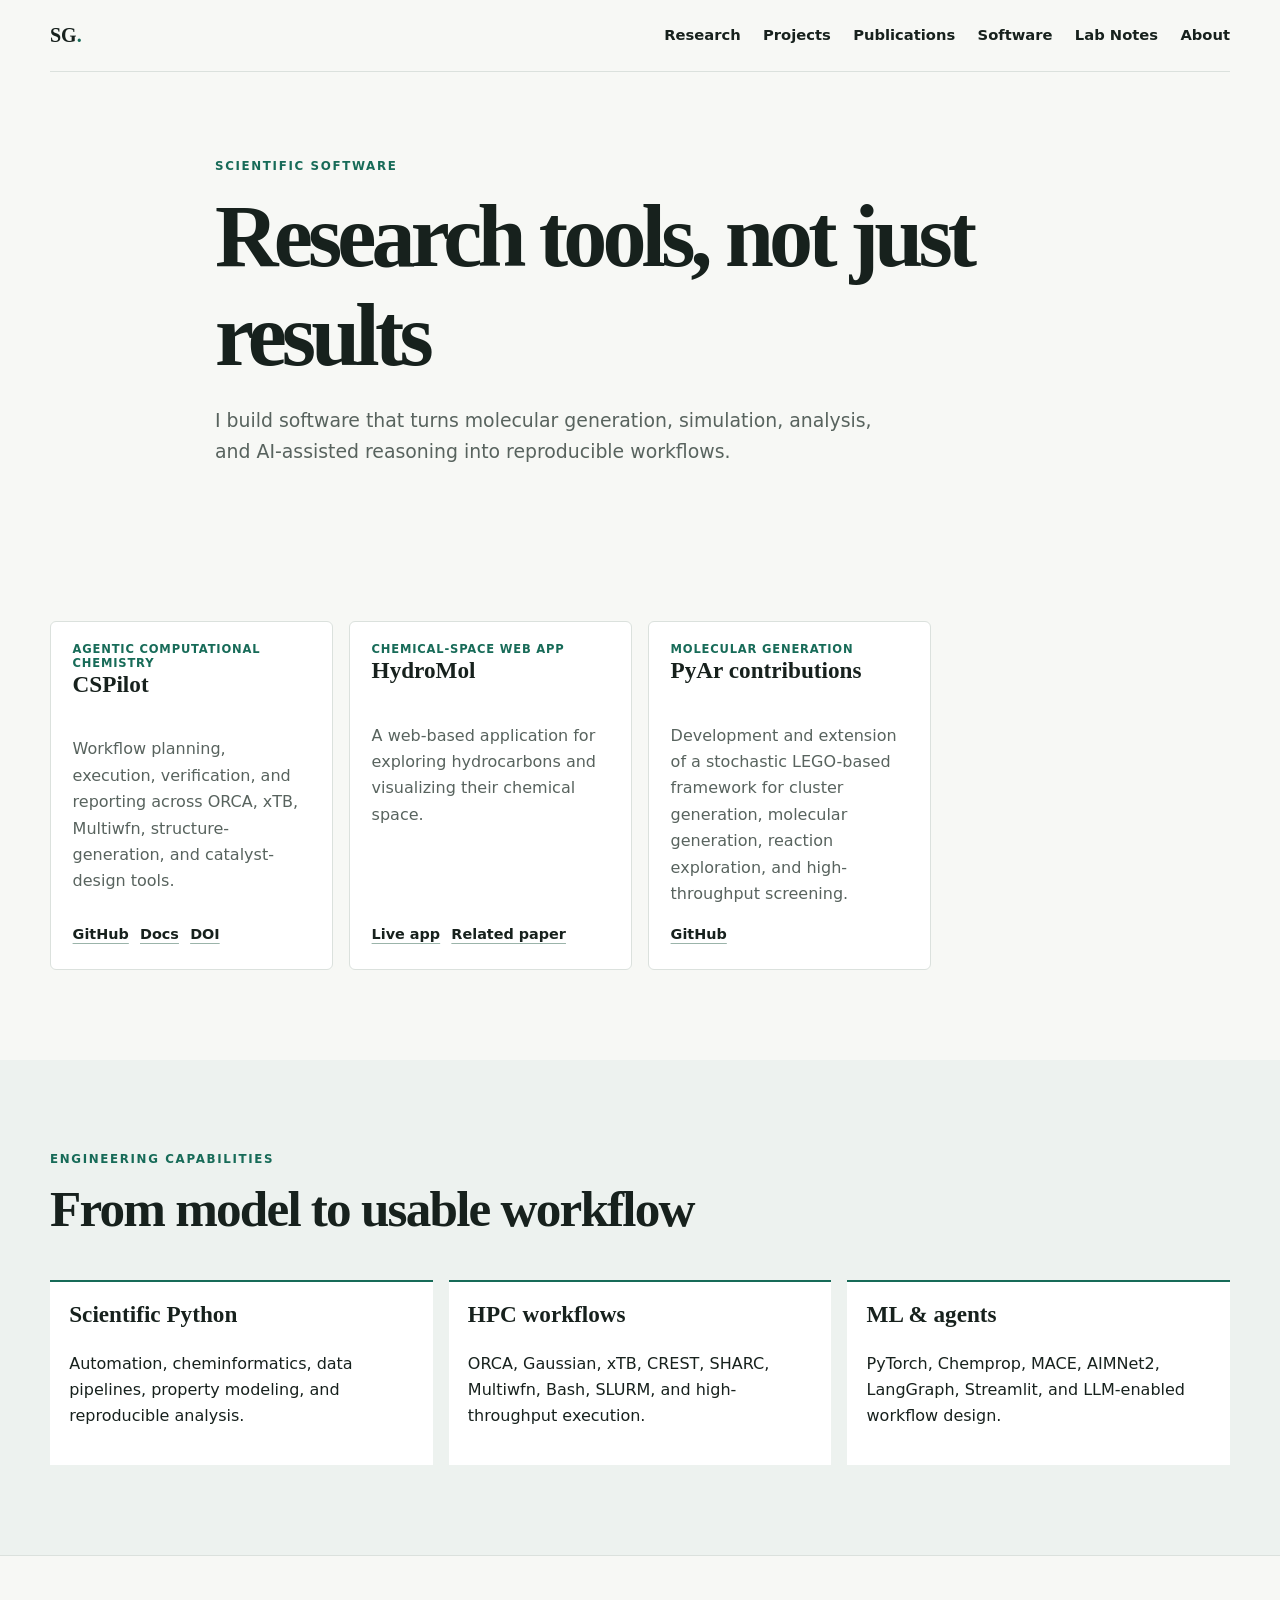
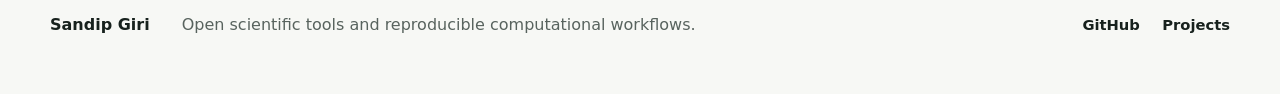
<file: software/index.html>
<!doctype html><html lang="en"><head><meta charset="utf-8"><meta name="viewport" content="width=device-width,initial-scale=1"><title>Scientific Software | Sandip Giri</title><meta name="description" content="Scientific software for computational chemistry, chemical-space exploration, and autonomous workflows."><link rel="stylesheet" href="../assets/css/site.css"><script defer src="../assets/js/site.js"></script></head><body data-base="../"><header class="site-header"><a class="brand" href="../">SG<span>.</span></a><button class="nav-toggle" aria-expanded="false" aria-controls="nav">Menu</button><nav id="nav"><a href="../research/">Research</a><a href="../projects/">Projects</a><a href="../publications/">Publications</a><a href="../software/">Software</a><a href="../notes/">Lab Notes</a><a href="../about/">About</a></nav></header><main><header class="page-hero wrap"><p class="eyebrow">Scientific software</p><h1>Research tools, not just results</h1><p class="lede">I build software that turns molecular generation, simulation, analysis, and AI-assisted reasoning into reproducible workflows.</p></header><section class="section wrap"><div class="cards"><article class="card"><span class="tag">Agentic computational chemistry</span><h3>CSPilot</h3><p>Workflow planning, execution, verification, and reporting across ORCA, xTB, Multiwfn, structure-generation, and catalyst-design tools.</p><div class="links"><a href="https://github.com/sandipgiri576/cspilot">GitHub</a><a href="https://sandipgiri576.github.io/cspilot">Docs</a><a href="https://doi.org/10.5281/zenodo.20568039">DOI</a></div></article><article class="card"><span class="tag">Chemical-space web app</span><h3>HydroMol</h3><p>A web-based application for exploring hydrocarbons and visualizing their chemical space.</p><div class="links"><a href="https://hydromol.github.io">Live app</a><a href="https://doi.org/10.1002/jcc.70236">Related paper</a></div></article><article class="card"><span class="tag">Molecular generation</span><h3>PyAr contributions</h3><p>Development and extension of a stochastic LEGO-based framework for cluster generation, molecular generation, reaction exploration, and high-throughput screening.</p><div class="links"><a href="https://github.com/anooplab/pyar">GitHub</a></div></article></div></section><section class="section soft"><div class="wrap"><p class="eyebrow">Engineering capabilities</p><h2>From model to usable workflow</h2><div class="method-grid"><article><h3>Scientific Python</h3><p>Automation, cheminformatics, data pipelines, property modeling, and reproducible analysis.</p></article><article><h3>HPC workflows</h3><p>ORCA, Gaussian, xTB, CREST, SHARC, Multiwfn, Bash, SLURM, and high-throughput execution.</p></article><article><h3>ML &amp; agents</h3><p>PyTorch, Chemprop, MACE, AIMNet2, LangGraph, Streamlit, and LLM-enabled workflow design.</p></article></div></div></section></main><footer><div class="wrap"><strong>Sandip Giri</strong><p>Open scientific tools and reproducible computational workflows.</p><nav><a href="https://github.com/sandipgiri576">GitHub</a><a href="../projects/">Projects</a></nav></div></footer></body></html>
</file>
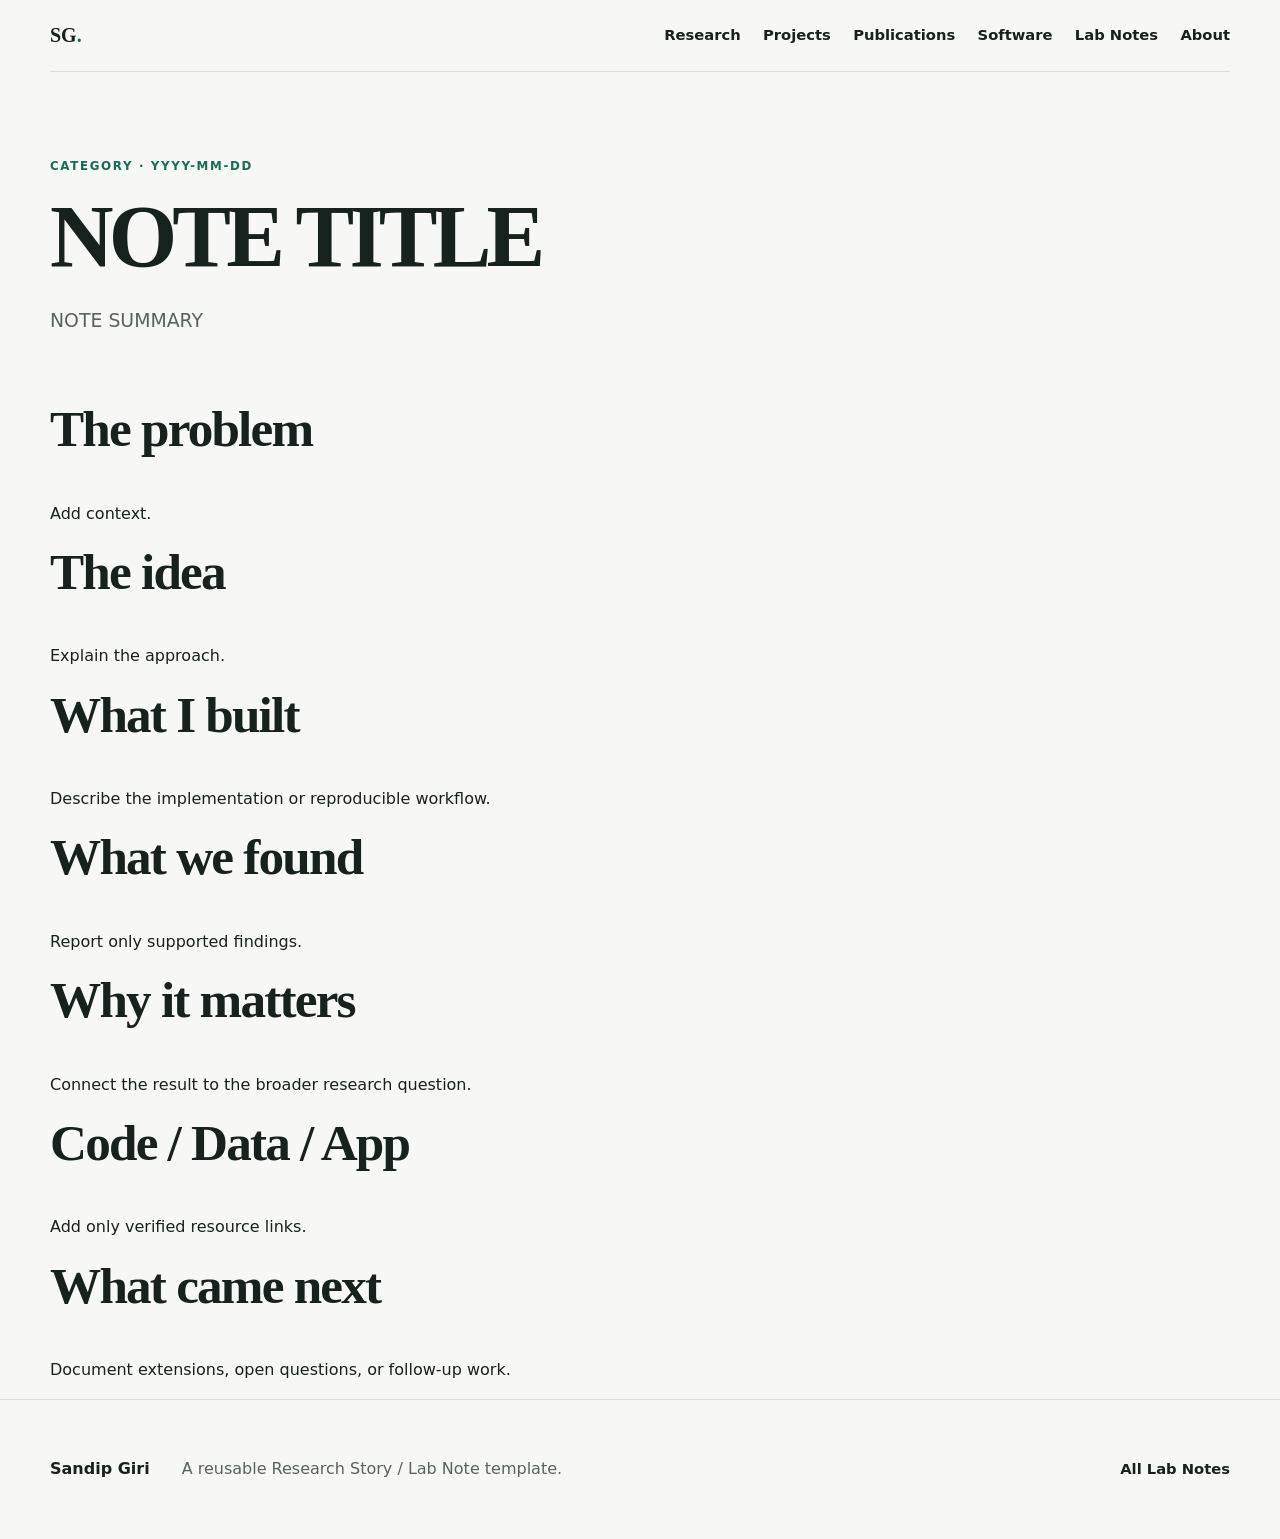
<file: notes/_template.html>
<!doctype html><html lang="en"><head><meta charset="utf-8"><meta name="viewport" content="width=device-width,initial-scale=1"><title>NOTE TITLE | Sandip Giri</title><meta name="description" content="NOTE SUMMARY"><link rel="stylesheet" href="../assets/css/site.css"><script defer src="../assets/js/site.js"></script></head><body data-base="../"><header class="site-header"><a class="brand" href="../">SG<span>.</span></a><button class="nav-toggle" aria-expanded="false" aria-controls="nav">Menu</button><nav id="nav"><a href="../research/">Research</a><a href="../projects/">Projects</a><a href="../publications/">Publications</a><a href="../software/">Software</a><a href="../notes/">Lab Notes</a><a href="../about/">About</a></nav></header><main><article class="wrap"><header class="page-hero"><p class="eyebrow">CATEGORY · YYYY-MM-DD</p><h1>NOTE TITLE</h1><p class="lede">NOTE SUMMARY</p></header><section><h2>The problem</h2><p>Add context.</p><h2>The idea</h2><p>Explain the approach.</p><h2>What I built</h2><p>Describe the implementation or reproducible workflow.</p><h2>What we found</h2><p>Report only supported findings.</p><h2>Why it matters</h2><p>Connect the result to the broader research question.</p><h2>Code / Data / App</h2><p>Add only verified resource links.</p><h2>What came next</h2><p>Document extensions, open questions, or follow-up work.</p></section></article></main><footer><div class="wrap"><strong>Sandip Giri</strong><p>A reusable Research Story / Lab Note template.</p><nav><a href="./">All Lab Notes</a></nav></div></footer></body></html>
</file>
<file: assets/css/site.css>
:root{--bg:#f7f8f5;--surface:#fff;--soft:#edf2ef;--ink:#17211d;--muted:#58635e;--line:#dbe1dd;--accent:#176b58;--accent2:#b95d31;--max:1180px;color-scheme:light dark}*{box-sizing:border-box}html{scroll-behavior:smooth}body{margin:0;background:var(--bg);color:var(--ink);font:16px/1.65 Inter,ui-sans-serif,system-ui,-apple-system,"Segoe UI",sans-serif}a{color:inherit;text-decoration-color:#9bb4aa;text-underline-offset:4px}a:hover{color:var(--accent)}img{max-width:100%;height:auto}.wrap{width:min(var(--max),calc(100% - 40px));margin-inline:auto}.skip{position:absolute;left:-999px}.skip:focus{left:1rem;top:1rem;background:var(--surface);padding:.7rem;z-index:20}.site-header{height:72px;display:flex;align-items:center;justify-content:space-between;width:min(var(--max),calc(100% - 40px));margin:auto;border-bottom:1px solid var(--line)}.brand{font:bold 1.25rem Georgia,serif;text-decoration:none}.brand span,.eyebrow{color:var(--accent)}nav{display:flex;gap:1.4rem}nav a{text-decoration:none;font-size:.92rem;font-weight:650}.nav-toggle{display:none}.hero{min-height:650px;display:grid;grid-template-columns:1.35fr .65fr;gap:7vw;align-items:center;padding-block:70px}.hero img{aspect-ratio:1;object-fit:cover;border-radius:50% 50% 10px 50%;filter:saturate(.85)}.eyebrow{text-transform:uppercase;letter-spacing:.14em;font-size:.74rem;font-weight:800;margin:0 0 .65rem}h1,h2,h3{font-family:Georgia,"Times New Roman",serif;line-height:1.13;margin-top:0}h1{font-size:clamp(3.7rem,8vw,7.4rem);letter-spacing:-.055em;margin-bottom:1rem}h2{font-size:clamp(2rem,4vw,3.25rem);letter-spacing:-.035em}h3{font-size:1.45rem}.hero-title{font-size:clamp(1.15rem,2vw,1.45rem);font-weight:700}.hero-title span{color:var(--accent2);padding:0 .35rem}.lede{font-size:1.18rem;max-width:680px;color:var(--muted)}.actions,.social,.links{display:flex;flex-wrap:wrap;gap:.7rem;margin-top:1.5rem}.button{display:inline-flex;padding:.68rem 1rem;border:1px solid var(--line);border-radius:4px;text-decoration:none;font-weight:750;background:var(--surface)}.button.primary{background:var(--accent);border-color:var(--accent);color:#fff}.social a,.links a{font-size:.9rem;font-weight:700}.section{padding-block:90px}.section-head{display:flex;justify-content:space-between;align-items:end;gap:1rem;margin-bottom:2rem}.section-head h2{margin-bottom:0}.section-head>a,.text-link{font-weight:750;white-space:nowrap}.cards{display:grid;grid-template-columns:repeat(4,1fr);gap:1rem}.card,.feature,.pub-item,.note-item{background:var(--surface);border:1px solid var(--line);padding:1.35rem;border-radius:6px}.card{min-height:260px;display:flex;flex-direction:column}.card p,.feature p,.pub-item p{color:var(--muted)}.card .links{margin-top:auto}.tag,.filter{font:700 .72rem/1.2 ui-sans-serif,system-ui;text-transform:uppercase;letter-spacing:.07em;color:var(--accent)}.vision{background:#13231e;color:#f1f5f2}.vision .muted{color:#b9c7c0}.narrow{max-width:760px}.domain-track{display:grid;grid-template-columns:repeat(11,auto);align-items:stretch;margin:3rem 0 1rem;overflow-x:auto;padding-bottom:1rem}.domain{min-width:130px;border:1px solid #476158;padding:1rem;display:flex;flex-direction:column;justify-content:center}.domain.current{background:var(--accent);border-color:#72a596}.domain small{font-size:.68rem;color:#bfcec7}.domain-track>span{align-self:center;padding:.5rem}.toolkit{border-top:1px solid #476158;border-bottom:1px solid #476158;padding:1rem;color:#d6dfdb;margin-bottom:2rem}.toolkit b{color:#6fa995;padding:.4rem}.split{display:grid;grid-template-columns:1fr 1fr;gap:5vw}.feature{border-top:4px solid var(--accent)}.stack,.timeline{display:grid;gap:.8rem}.pub-item h3,.note-item h3{font-size:1.05rem;margin-bottom:.35rem}.pub-item{padding:1rem 1.15rem}.pub-item p{margin:.3rem 0}.soft{background:var(--soft)}.timeline article{border-left:2px solid var(--accent);padding-left:1rem}.timeline time{font-size:.8rem;color:var(--muted)}.contact{padding-block:110px;text-align:center;max-width:850px}.contact p{color:var(--muted)}footer{border-top:1px solid var(--line);padding:2.5rem 0}footer .wrap{display:flex;gap:2rem;align-items:center}footer p{color:var(--muted);margin-right:auto}.page-hero{padding:85px 0 45px;max-width:850px}.page-hero h1{font-size:clamp(3rem,7vw,5.5rem)}.filters{display:flex;flex-wrap:wrap;gap:.5rem;margin-bottom:2rem}.filter{border:1px solid var(--line);background:var(--surface);padding:.6rem .8rem;border-radius:3px;cursor:pointer}.filter.active{background:var(--ink);color:var(--bg)}.listing{display:grid;gap:1rem}.listing .card{min-height:0}.method-grid{display:grid;grid-template-columns:repeat(3,1fr);gap:1rem}.method-grid article{padding:1.2rem;border-top:2px solid var(--accent);background:var(--surface)}.status{display:inline-block;padding:.2rem .45rem;background:var(--soft);font-size:.75rem;font-weight:800}.empty{color:var(--muted);font-style:italic}@media(max-width:850px){.nav-toggle{display:block;background:none;border:1px solid var(--line);padding:.5rem}.site-header nav{display:none;position:absolute;top:72px;left:20px;right:20px;z-index:5;background:var(--surface);padding:1rem;box-shadow:0 10px 30px #0002;flex-direction:column}.site-header nav.open{display:flex}.hero{grid-template-columns:1fr;min-height:auto}.hero img{width:260px;grid-row:1}.cards,.method-grid{grid-template-columns:1fr 1fr}.split{grid-template-columns:1fr}.domain-track{grid-template-columns:repeat(11,auto)}footer .wrap{align-items:flex-start;flex-direction:column}footer p{margin:0}}@media(max-width:520px){.wrap,.site-header{width:min(100% - 26px,var(--max))}.section{padding-block:65px}.cards,.method-grid{grid-template-columns:1fr}.section-head{align-items:start;flex-direction:column}.hero{padding-block:45px}h1{font-size:3.6rem}}@media(prefers-color-scheme:dark){:root{--bg:#111714;--surface:#19211d;--soft:#202a25;--ink:#eef3f0;--muted:#a9b5af;--line:#34423b;--accent:#62b49d;--accent2:#e08a5d}.vision{background:#0a100d}.button.primary{color:#09130f}.hero img{filter:saturate(.75) brightness(.9)}}@media(prefers-reduced-motion:reduce){html{scroll-behavior:auto}}
</file>
